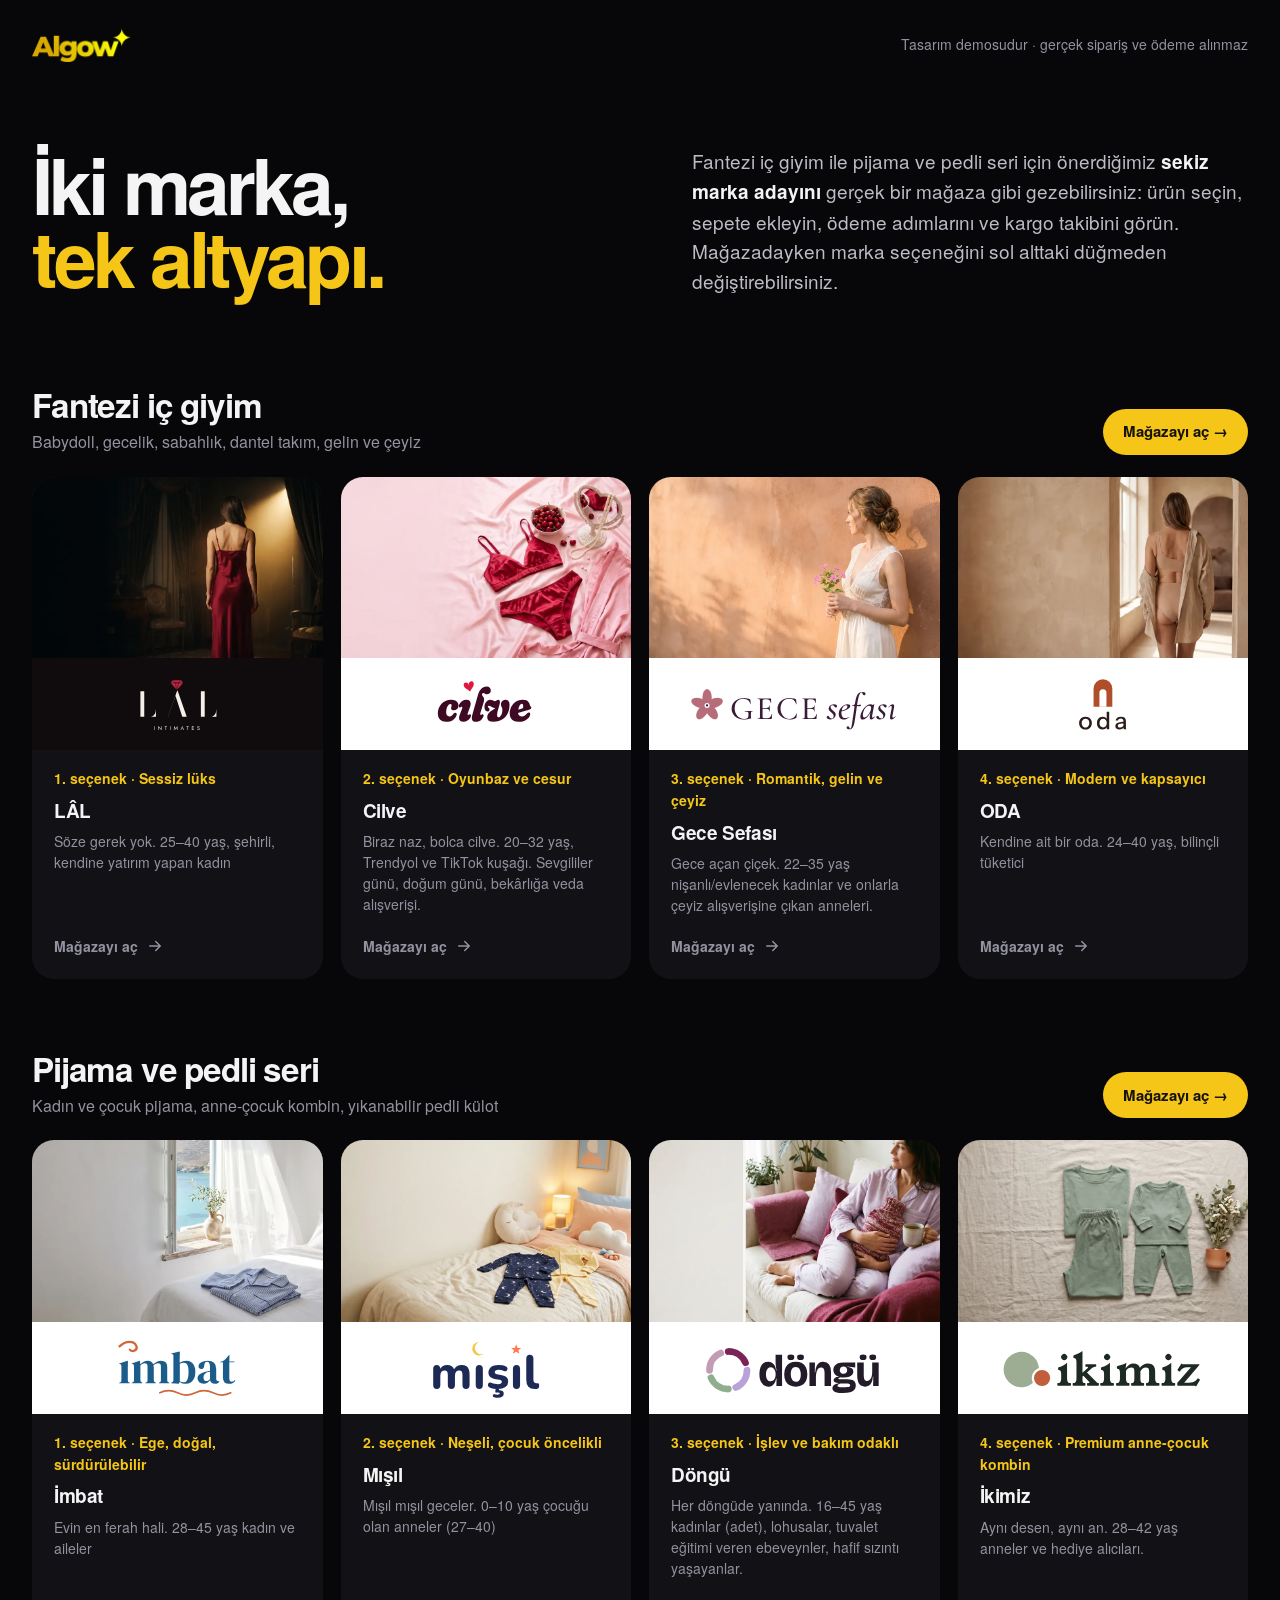
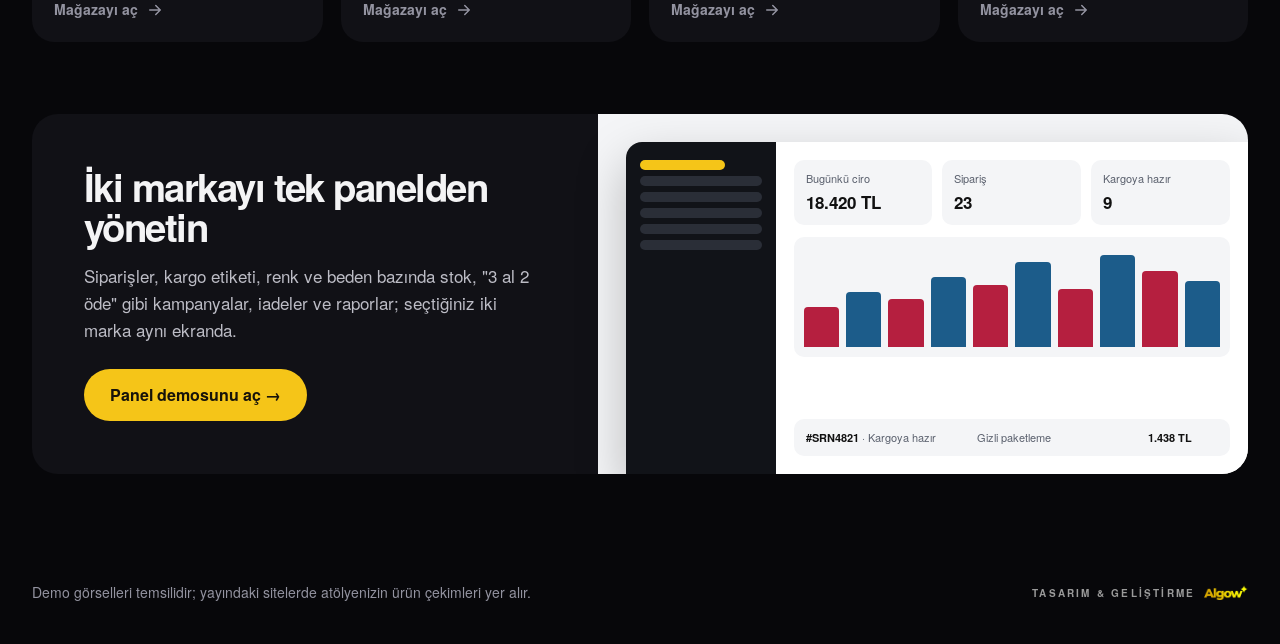
<file: index.html>
<!doctype html>
<html lang="tr">
<head>
<meta charset="utf-8">
<meta name="viewport" content="width=device-width, initial-scale=1, viewport-fit=cover">
<meta name="theme-color" content="#07070A">
<meta name="robots" content="noindex, nofollow">
<title>Demo mağazalar · Algow</title>
<link rel="stylesheet" href="assets/yazi/heros.css">
<style>
:root{--bg:#07070A;--s1:#111116;--s2:#191920;--ink:#F4F4F5;--soft:#BDBDC6;--muted:#9393A0;--gold:#F5C518}
*,*::before,*::after{box-sizing:border-box}
body{margin:0;background:var(--bg);color:var(--ink);font:400 16px/1.55 "Heros",Helvetica,Arial,sans-serif;-webkit-font-smoothing:antialiased}
a{color:inherit;text-decoration:none}
img{display:block;max-width:100%}
.kap{max-width:1360px;margin:0 auto;padding:0 32px}
header{display:flex;justify-content:space-between;align-items:center;gap:20px;padding:28px 0}
header img{height:34px;width:auto}
header span{color:var(--muted);font-size:14px;text-align:right}
.giris{padding:56px 0 20px;display:grid;grid-template-columns:minmax(0,1.1fr) minmax(0,1fr);gap:48px;align-items:end}
h1{font-size:clamp(46px,6vw,96px);line-height:.96;letter-spacing:-.05em;margin:0;font-weight:700}
h1 span{color:var(--gold)}
.giris p{color:var(--soft);font-size:19px;line-height:1.55;margin:0;max-width:560px}
.giris p b{color:var(--ink)}
.bolum{margin-top:72px}
.bolum-bas{display:flex;justify-content:space-between;align-items:flex-end;gap:20px;margin-bottom:22px}
.bolum-bas h2{font-size:clamp(28px,2.6vw,38px);letter-spacing:-.035em;margin:0;line-height:1.1}
.bolum-bas p{color:var(--muted);margin:6px 0 0}
.bolum-bas a{display:inline-flex;align-items:center;gap:8px;height:46px;padding:0 20px;border-radius:999px;background:var(--gold);color:#17130A;font-weight:700;font-size:15px;white-space:nowrap}
.izgara{display:grid;grid-template-columns:repeat(4,minmax(0,1fr));gap:18px}
.marka{background:var(--s1);border-radius:22px;overflow:hidden;display:flex;flex-direction:column;transition:transform .25s cubic-bezier(.2,.8,.2,1),background .25s}
.marka:hover{transform:translateY(-4px);background:var(--s2)}
.marka .foto{position:relative;aspect-ratio:16/10;overflow:hidden;background:var(--s2)}
.marka .foto img{width:100%;height:100%;object-fit:cover;transition:transform .7s cubic-bezier(.2,.7,.2,1)}
.marka:hover .foto img{transform:scale(1.04)}
.marka .logo{height:92px;display:flex;align-items:center;justify-content:center;padding:16px 20px}
.marka .logo svg{height:100%;max-width:86%;width:auto}
.marka .metin{padding:18px 22px 22px;display:flex;flex-direction:column;gap:6px;flex:1}
.marka .metin b{font-size:19px;letter-spacing:-.02em}
.marka .metin em{font-style:normal;color:var(--gold);font-weight:700;font-size:14px}
.marka .metin span{color:var(--muted);font-size:14px;line-height:1.5}
.marka .ac{margin-top:auto;padding-top:14px;display:flex;align-items:center;gap:8px;font-weight:700;font-size:15px}
.marka .ac svg{width:18px;height:18px;transition:transform .2s}
.marka:hover .ac svg{transform:translateX(4px)}
.panel{display:grid;grid-template-columns:minmax(0,1fr) minmax(0,1.15fr);gap:0;background:var(--s1);border-radius:26px;overflow:hidden;margin-top:72px}
.panel .m{padding:48px 52px;display:flex;flex-direction:column;justify-content:center;align-items:flex-start}
.panel h2{font-size:clamp(30px,3vw,44px);letter-spacing:-.04em;margin:0 0 14px;line-height:1.05}
.panel p{color:var(--soft);font-size:17px;line-height:1.6;margin:0 0 26px;max-width:480px}
.panel .dugme{display:inline-flex;align-items:center;gap:10px;height:52px;padding:0 26px;border-radius:999px;background:var(--gold);color:#17130A;font-weight:700}
.panel .ekran{background:#F4F5F7;padding:28px 0 0 28px;display:flex;align-items:flex-end;min-height:360px}
.panel .ekran-ic{width:100%;height:100%;background:#fff;border-radius:16px 0 0 0;box-shadow:0 20px 50px rgb(0 0 0 / .25);display:grid;grid-template-columns:150px 1fr;overflow:hidden}
.panel .yan{background:#111318;padding:18px 14px;display:flex;flex-direction:column;gap:6px}
.panel .yan i{display:block;height:10px;border-radius:5px;background:#2A2E37}
.panel .yan i.on{background:var(--gold);width:70%}
.panel .govde{padding:18px;display:grid;grid-template-rows:auto 1fr auto;gap:12px;color:#111}
.panel .kpi{display:grid;grid-template-columns:repeat(3,1fr);gap:10px}
.panel .kpi div{background:#F4F5F7;border-radius:10px;padding:10px 12px;font-size:11px;color:#5B616E}
.panel .kpi b{display:block;font-size:17px;color:#111;margin-top:2px}
.panel .cubuk{display:flex;align-items:flex-end;gap:7px;height:120px;padding:10px;background:#F4F5F7;border-radius:10px}
.panel .cubuk span{flex:1;border-radius:4px 4px 0 0;background:#1C5C8A}
.panel .cubuk span:nth-child(odd){background:#B51F3F}
.panel .satir{display:grid;grid-template-columns:1fr 1fr 70px;gap:8px;font-size:11px;color:#5B616E;background:#F4F5F7;border-radius:10px;padding:10px 12px}
.panel .satir b{color:#111}
footer{margin-top:80px;padding:28px 0 40px;display:flex;justify-content:space-between;align-items:center;gap:20px;flex-wrap:wrap;color:var(--muted);font-size:14px}
.algow-credit{display:inline-flex;align-items:center;gap:9px;font:700 10px/1 "Heros",Helvetica,Arial,sans-serif;letter-spacing:.22em;text-transform:uppercase;color:#9a9a9a;text-decoration:none}
.algow-credit img{height:15px;width:auto;display:block}
@media (max-width:1100px){.izgara{grid-template-columns:repeat(2,minmax(0,1fr))}.giris{grid-template-columns:1fr;gap:20px}.panel{grid-template-columns:1fr}.panel .ekran{min-height:280px}}
@media (max-width:640px){.kap{padding:0 16px}.izgara{grid-template-columns:1fr}.bolum-bas{flex-direction:column;align-items:flex-start}header span{display:none}.panel .m{padding:32px 24px}.panel .ekran-ic{grid-template-columns:90px 1fr}}
</style>
</head>
<body>
<div class="kap">
  <header><a href="https://algow.net" target="_blank" rel="noopener"><img src="assets/img/algow-wordmark.webp" alt="Algow"></a><span>Tasarım demosudur · gerçek sipariş ve ödeme alınmaz</span></header>
  <section class="giris">
    <h1>İki marka,<br><span>tek altyapı.</span></h1>
    <p>Fantezi iç giyim ile pijama ve pedli seri için önerdiğimiz <b>sekiz marka adayını</b> gerçek bir mağaza gibi gezebilirsiniz: ürün seçin, sepete ekleyin, ödeme adımlarını ve kargo takibini görün. Mağazadayken marka seçeneğini sol alttaki düğmeden değiştirebilirsiniz.</p>
  </section>

  <section class="bolum">
    <div class="bolum-bas"><div><h2>Fantezi iç giyim</h2><p>Babydoll, gecelik, sabahlık, dantel takım, gelin ve çeyiz</p></div><a href="ic-giyim/">Mağazayı aç →</a></div>
    <div class="izgara" id="grup-a"></div>
  </section>

  <section class="bolum">
    <div class="bolum-bas"><div><h2>Pijama ve pedli seri</h2><p>Kadın ve çocuk pijama, anne-çocuk kombin, yıkanabilir pedli külot</p></div><a href="pijama/">Mağazayı aç →</a></div>
    <div class="izgara" id="grup-b"></div>
  </section>

  <section class="panel">
    <div class="m">
      <h2>İki markayı tek panelden yönetin</h2>
      <p>Siparişler, kargo etiketi, renk ve beden bazında stok, "3 al 2 öde" gibi kampanyalar, iadeler ve raporlar; seçtiğiniz iki marka aynı ekranda.</p>
      <a class="dugme" id="panel-link" href="panel/">Panel demosunu aç →</a>
    </div>
    <div class="ekran" aria-hidden="true"><div class="ekran-ic">
      <div class="yan"><i class="on"></i><i></i><i></i><i></i><i></i><i></i></div>
      <div class="govde">
        <div class="kpi"><div>Bugünkü ciro<b>18.420 TL</b></div><div>Sipariş<b>23</b></div><div>Kargoya hazır<b>9</b></div></div>
        <div class="cubuk"><span style="height:40%"></span><span style="height:55%"></span><span style="height:48%"></span><span style="height:70%"></span><span style="height:62%"></span><span style="height:85%"></span><span style="height:58%"></span><span style="height:92%"></span><span style="height:76%"></span><span style="height:66%"></span></div>
        <div class="satir"><span><b>#SRN4821</b> · Kargoya hazır</span><span>Gizli paketleme</span><b>1.438 TL</b></div>
      </div>
    </div></div>
  </section>

  <footer>
    <span>Demo görselleri temsilidir; yayındaki sitelerde atölyenizin ürün çekimleri yer alır.</span>
    <a class="algow-credit" href="https://algow.net" target="_blank" rel="noopener" aria-label="Algow tarafından tasarlandı ve geliştirildi"><span>Tasarım &amp; Geliştirme</span><img src="assets/img/algow-wordmark.webp" alt="Algow" width="58" height="20" loading="lazy" decoding="async"></a>
  </footer>
</div>
<script src="assets/veri/mert-markalar.js"></script>
<script src="assets/veri/logolar.js"></script>
<script src="assets/veri/temalar.js"></script>
<script>
(() => {
  const esc = (s) => String(s).replace(/[&<>"']/g, (c) => ({ '&': '&amp;', '<': '&lt;', '>': '&gt;', '"': '&quot;', "'": '&#39;' }[c]));
  const ok = '<svg viewBox="0 0 24 24" fill="none" stroke="currentColor" stroke-width="2" stroke-linecap="round" stroke-linejoin="round" aria-hidden="true"><path d="M5 12h14M13 6l6 6-6 6"/></svg>';
  for (const g of ['A', 'B']) {
    const yol = g === 'A' ? 'ic-giyim' : 'pijama';
    document.getElementById(`grup-${g.toLowerCase()}`).innerHTML = MERT_MARKALAR.filter((m) => m.grup === g).sort((a, b) => a.no - b.no).map((m) => {
      const t = TEMALAR[m.id];
      const v = `--logo-ink:${t.logo.ink};--logo-a:${t.logo.a};--logo-a2:${t.logo.a2 || t.logo.a};--logo-a3:${t.logo.a3 || t.logo.a2 || t.logo.a};--logo-bg:${t.renk.bg};background:${t.renk.bg}`;
      return `<a class="marka" href="${yol}/?marka=${m.id}">
        <div class="foto"><img src="assets/img/hero/${m.id}-m.webp" alt="" loading="lazy" style="object-position:${m.hero.pos}"></div>
        <div class="logo" style="${v}">${LOGOLAR[m.id]}</div>
        <div class="metin"><em>${m.no}. seçenek · ${esc(m.yaklasim)}</em><b>${esc(m.ad)}</b><span>${esc(m.slogan)} ${esc(m.kitle.split(';')[0])}</span><span class="ac">Mağazayı aç ${ok}</span></div>
      </a>`;
    }).join('');
  }
  try {
    const a = localStorage.getItem('srn-marka-A') || 'lal', b = localStorage.getItem('srn-marka-B') || 'imbat';
    document.getElementById('panel-link').href = `panel/?a=${a}&b=${b}`;
  } catch { /* gizli pencere */ }
})();
</script>
</body>
</html>
</file>
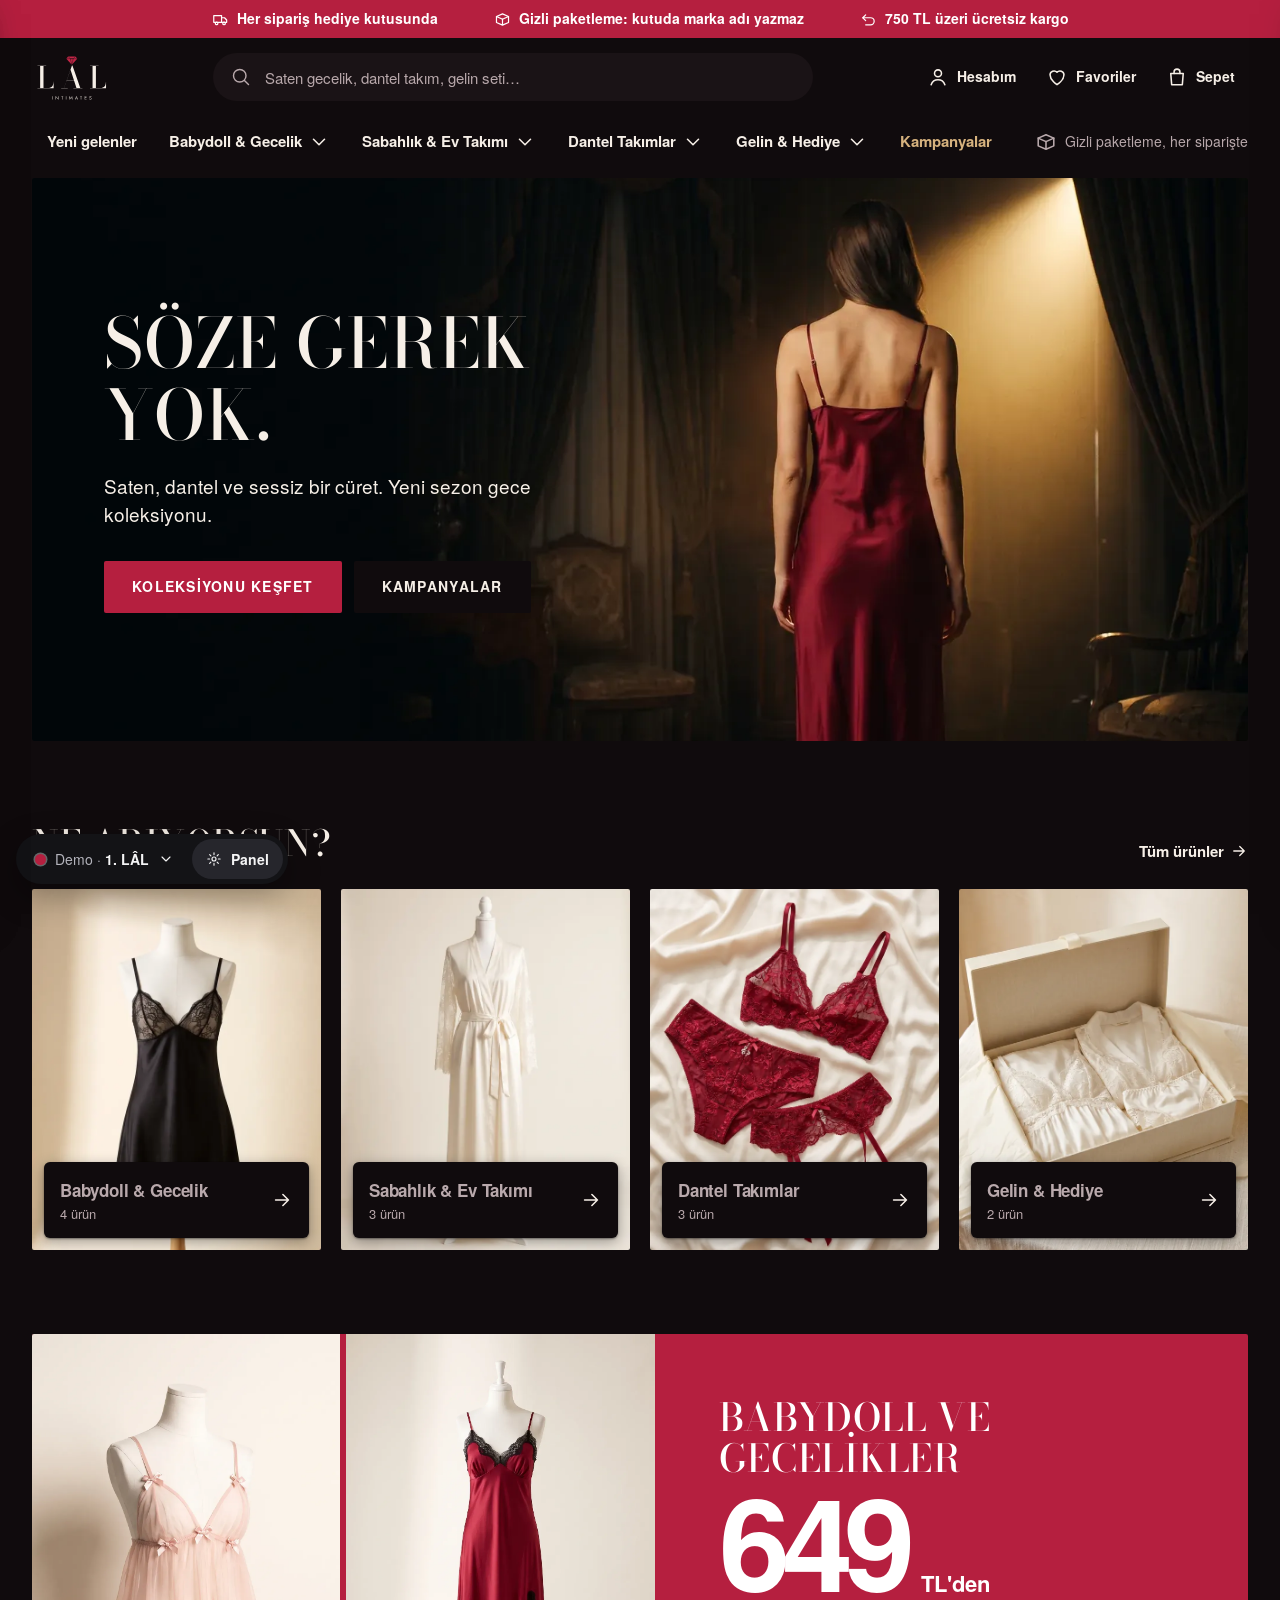
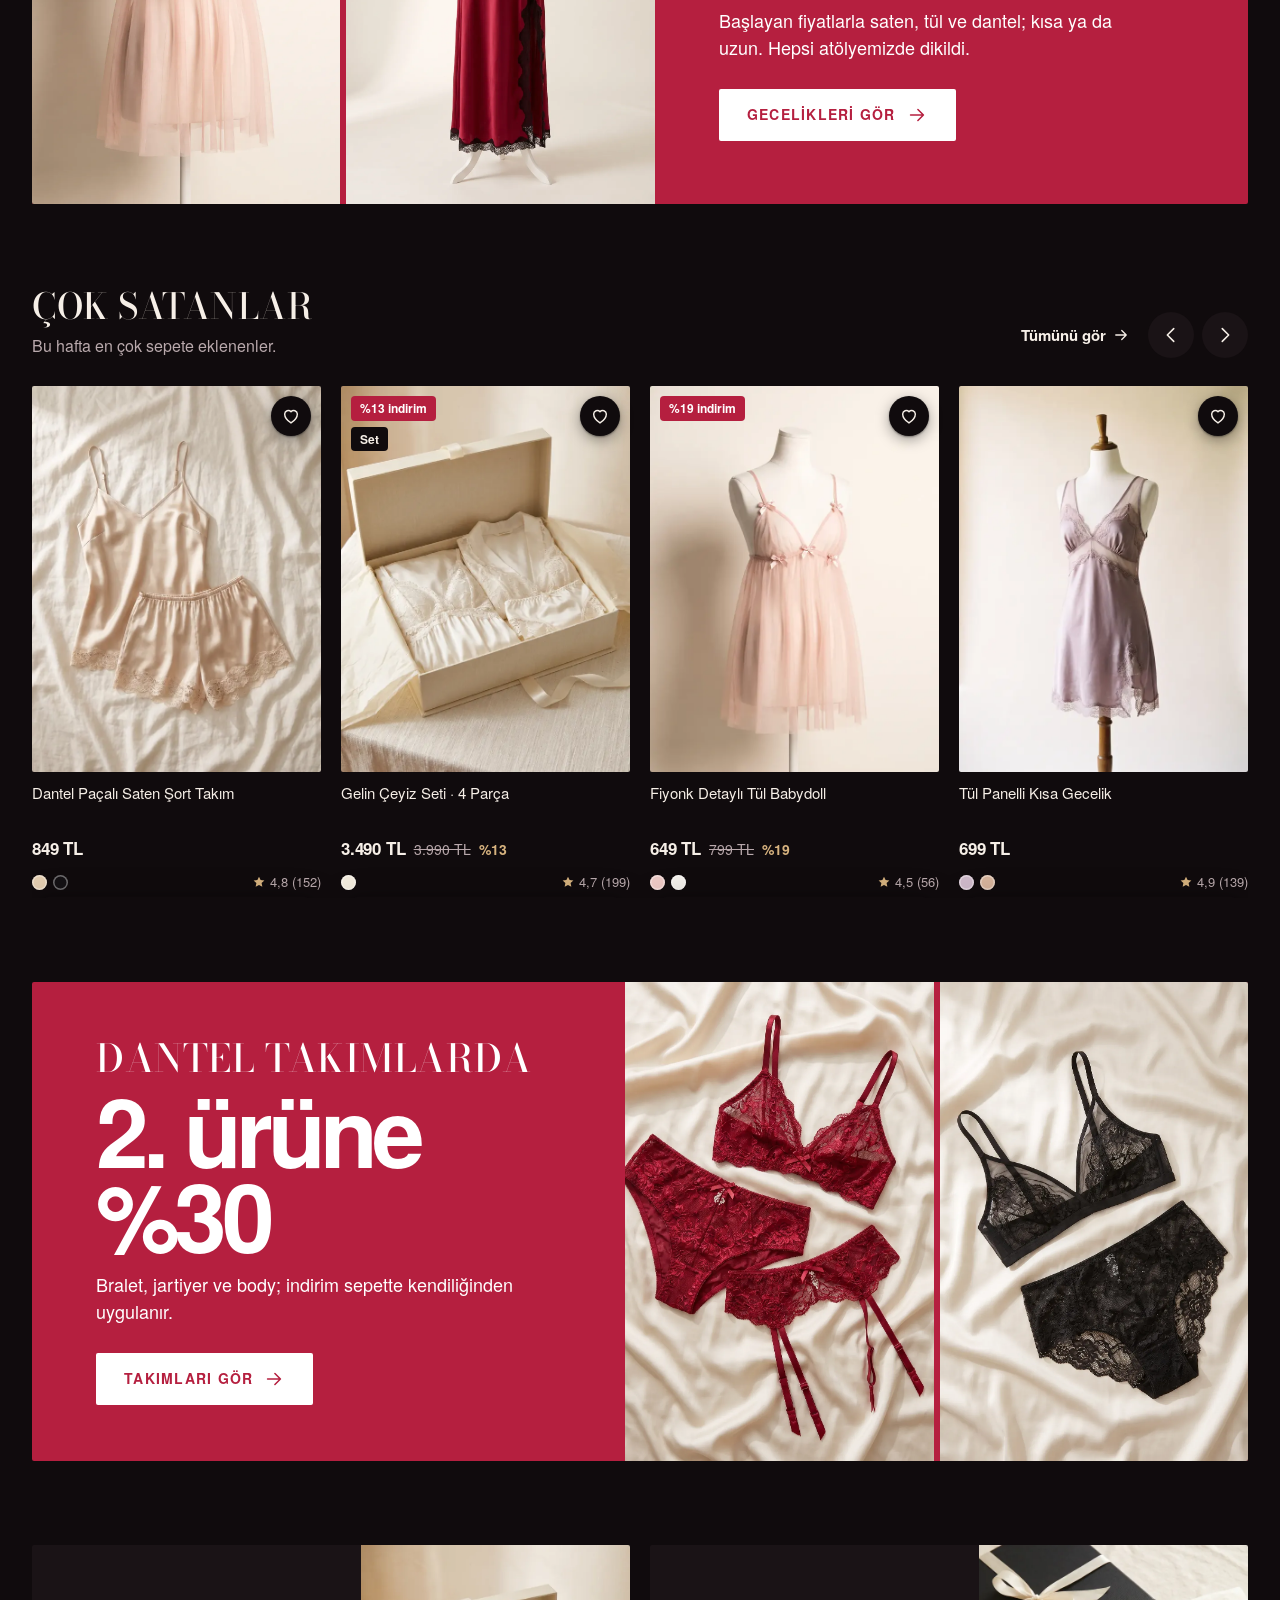
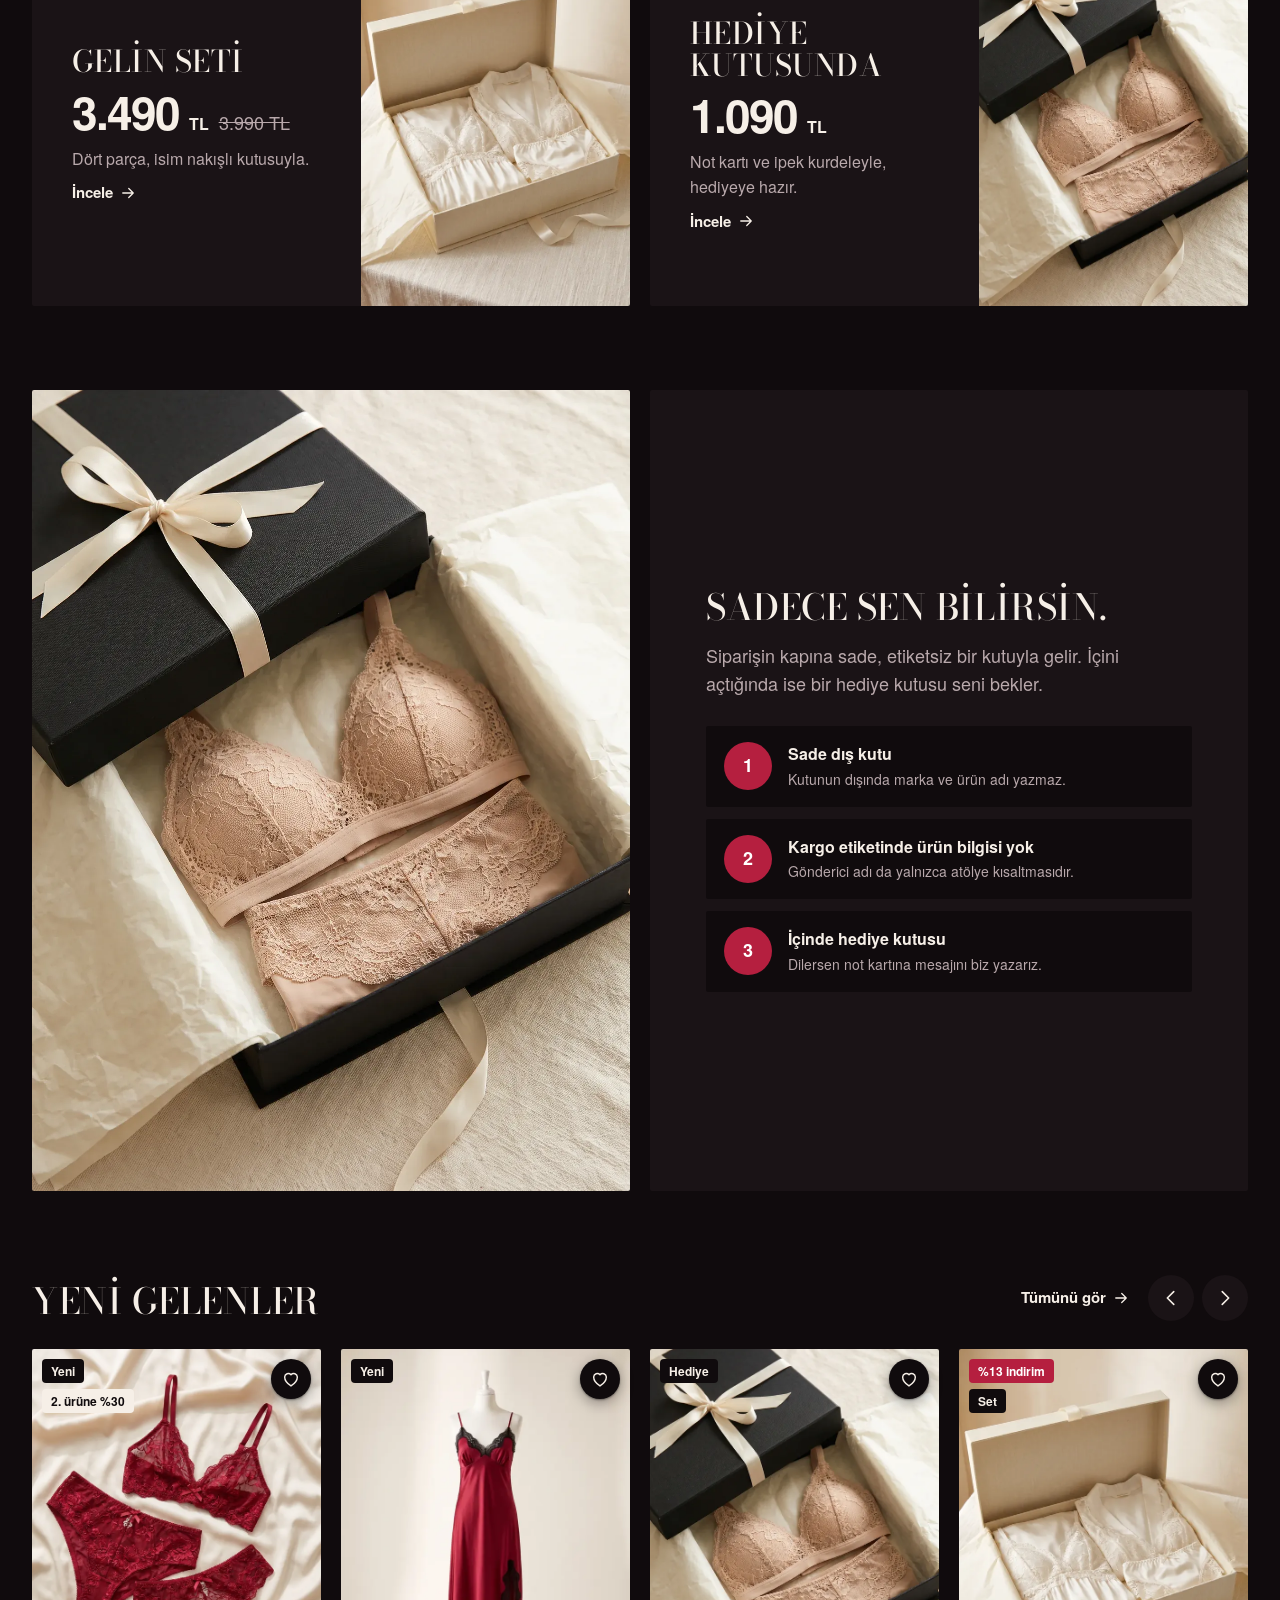
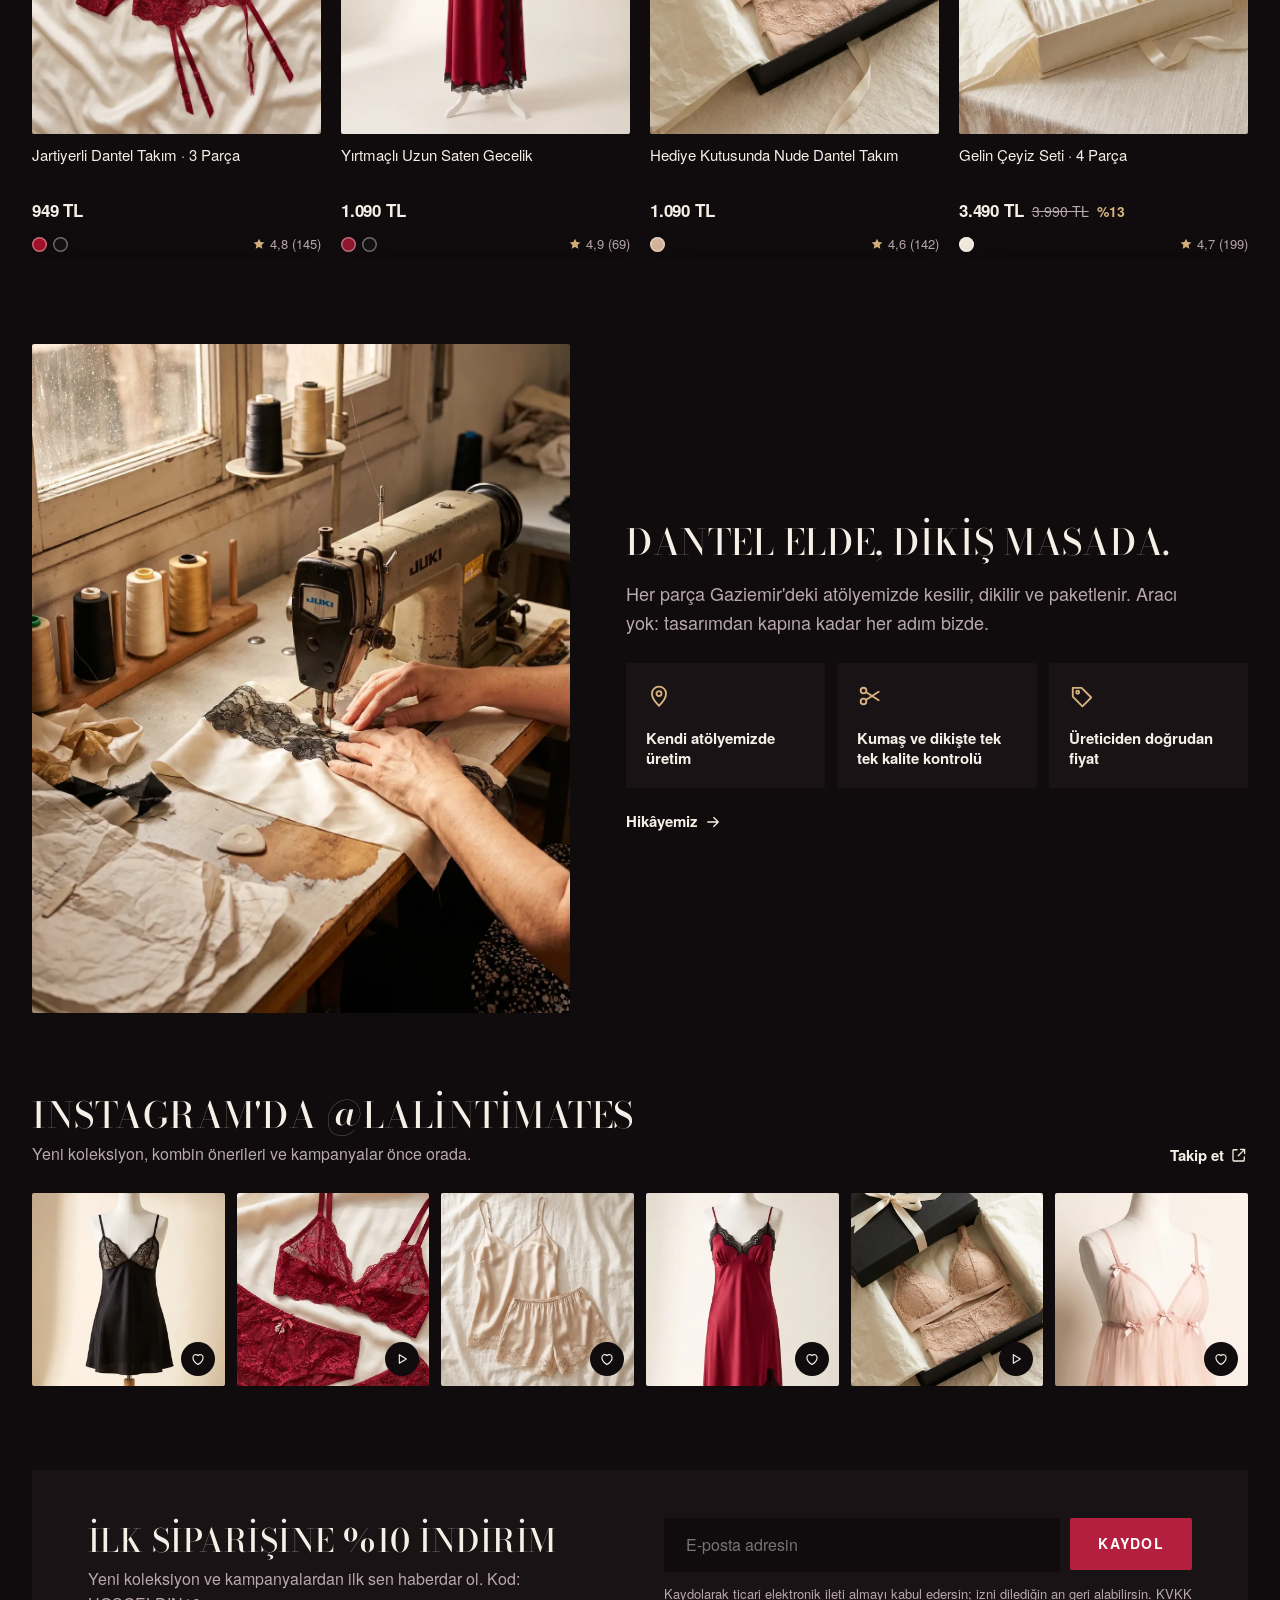
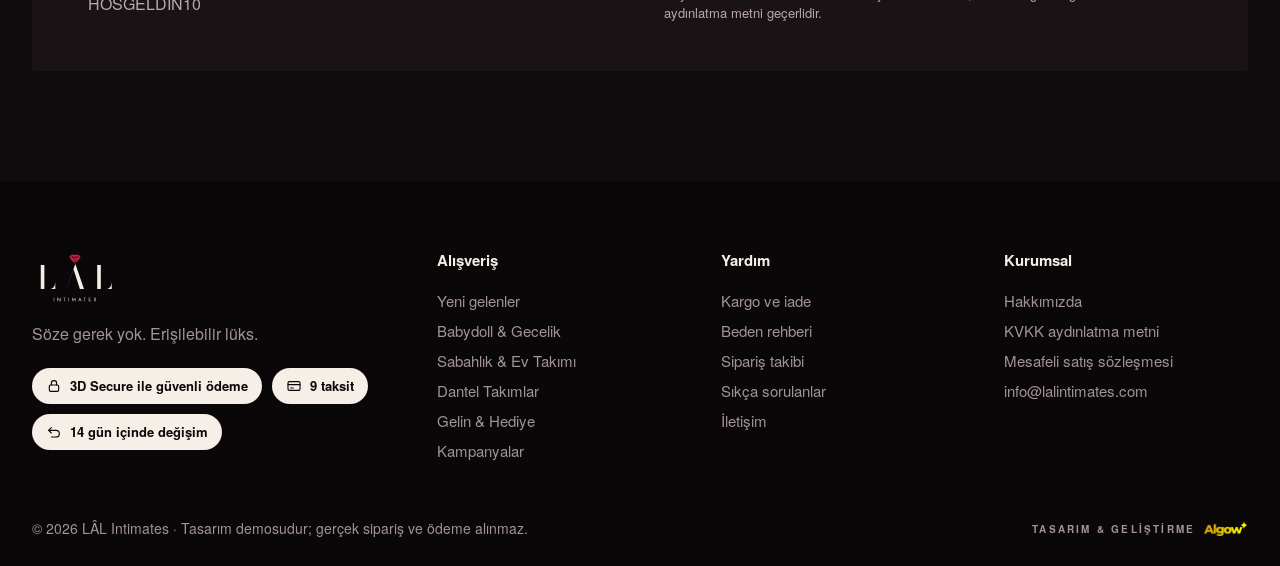
<file: ic-giyim/index.html>
<!doctype html>
<html lang="tr">
<head>
<meta charset="utf-8">
<meta name="viewport" content="width=device-width, initial-scale=1, viewport-fit=cover">
<meta name="theme-color" content="#ffffff">
<meta name="robots" content="noindex, nofollow">
<title>Demo mağaza</title>
<link rel="preconnect" href="https://fonts.googleapis.com">
<link rel="preconnect" href="https://fonts.gstatic.com" crossorigin>
<link rel="stylesheet" href="../assets/yazi/heros.css">
<link rel="stylesheet" href="../assets/magaza.css">
</head>
<body>
<script src="../assets/veri/mert-markalar.js"></script>
<script src="../assets/veri/logolar.js"></script>
<script src="../assets/veri/temalar.js"></script>
<script src="../assets/veri/katalog-a.js"></script>
<script src="../assets/magaza.js"></script>
</body>
</html>
</file>
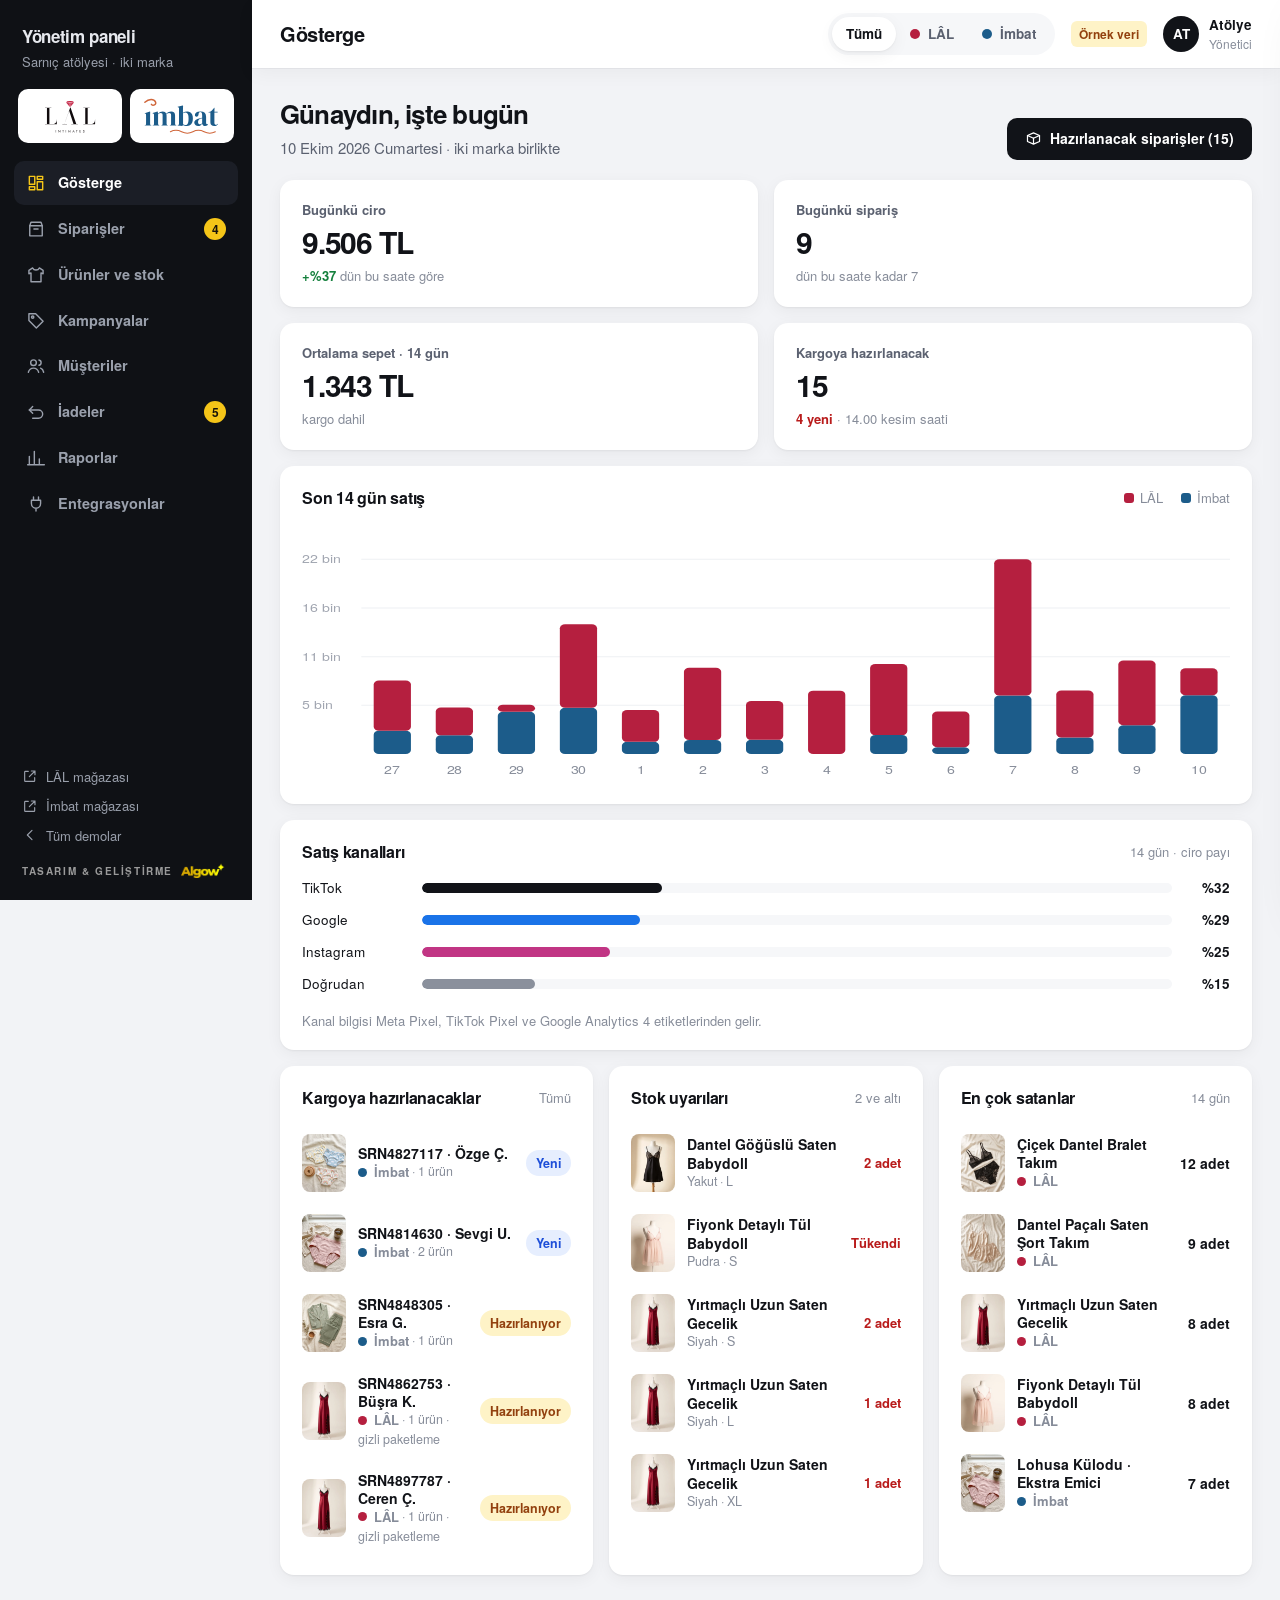
<file: panel/index.html>
<!doctype html>
<html lang="tr">
<head>
<meta charset="utf-8">
<meta name="viewport" content="width=device-width, initial-scale=1, viewport-fit=cover">
<meta name="theme-color" content="#0F1115">
<meta name="robots" content="noindex, nofollow">
<title>Yönetim paneli · demo</title>
<link rel="stylesheet" href="../assets/yazi/heros.css">
<link rel="stylesheet" href="../assets/panel.css">
</head>
<body>
<script src="../assets/veri/mert-markalar.js"></script>
<script src="../assets/veri/logolar.js"></script>
<script src="../assets/veri/temalar.js"></script>
<script src="../assets/veri/katalog-a.js"></script>
<script>window.KATALOG_A = window.KATALOG;</script>
<script src="../assets/veri/katalog-b.js"></script>
<script>window.KATALOG_B = window.KATALOG;</script>
<script src="../assets/panel.js"></script>
</body>
</html>
</file>
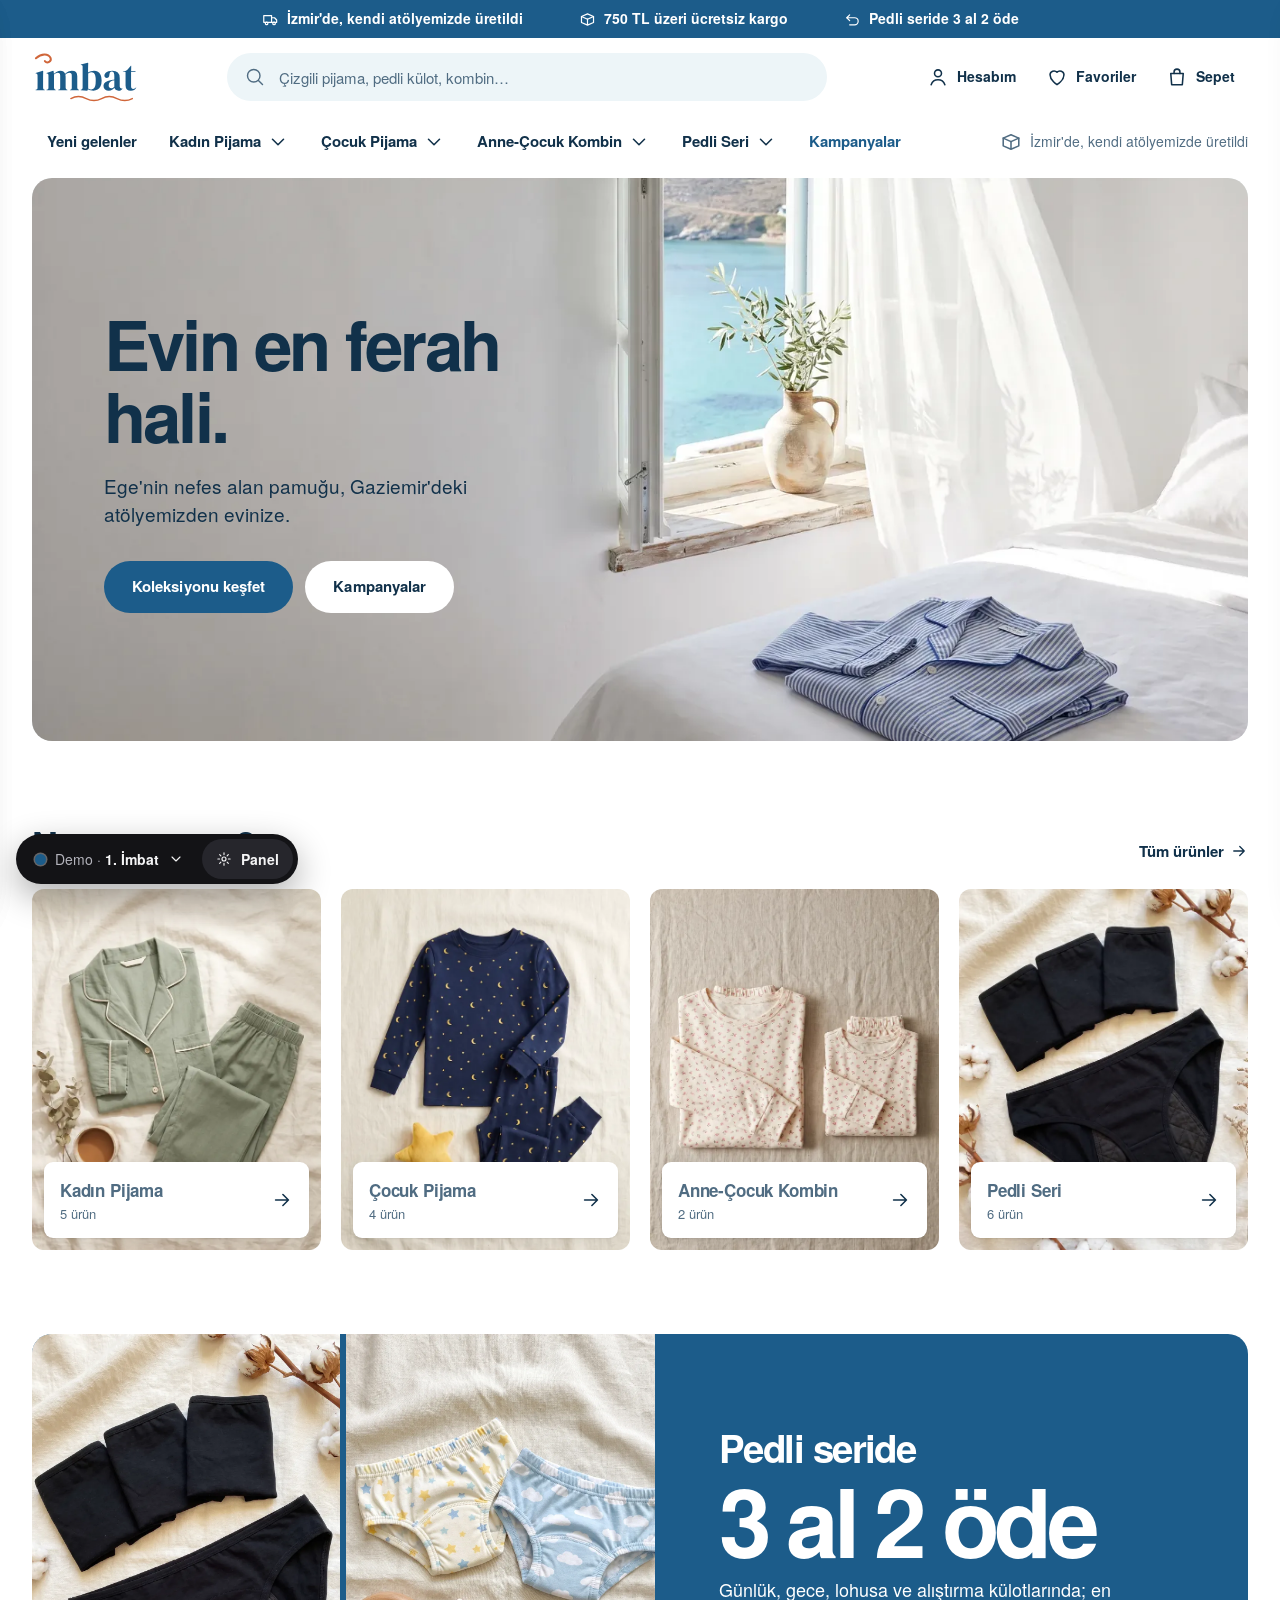
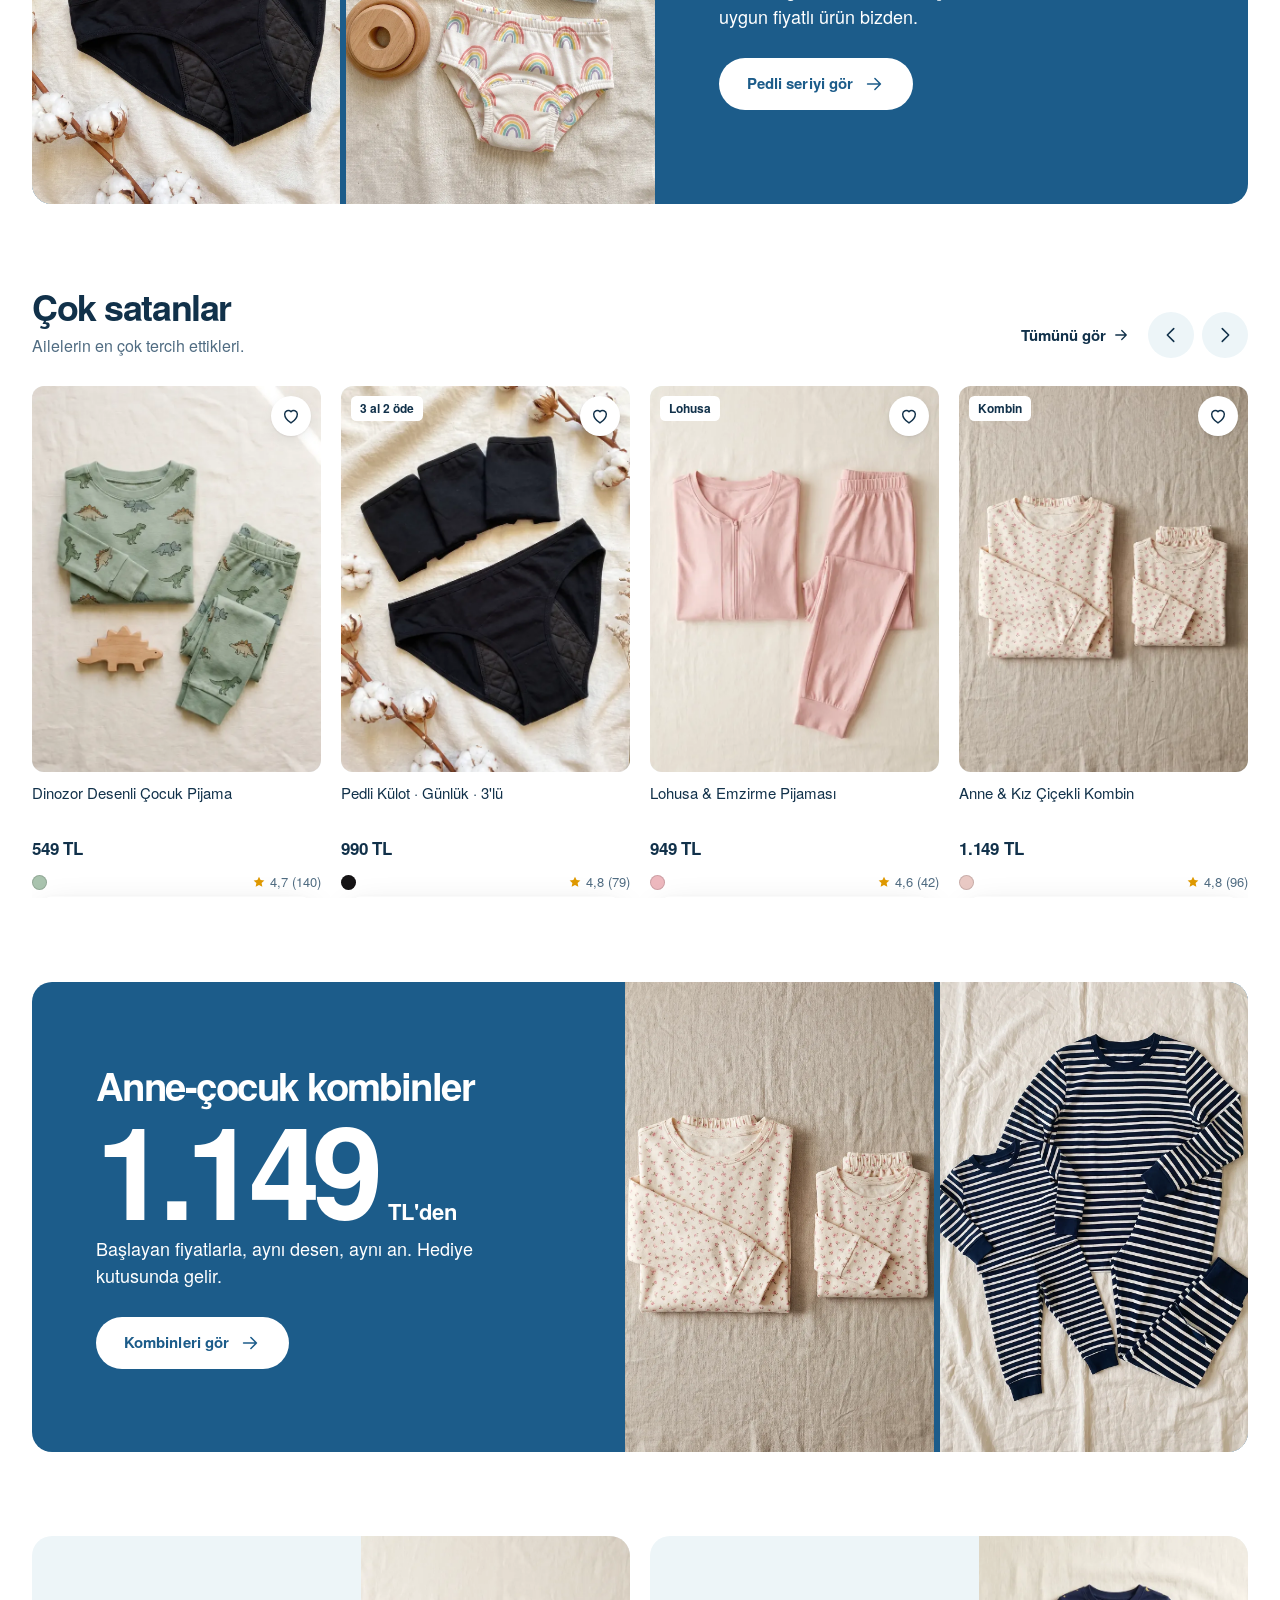
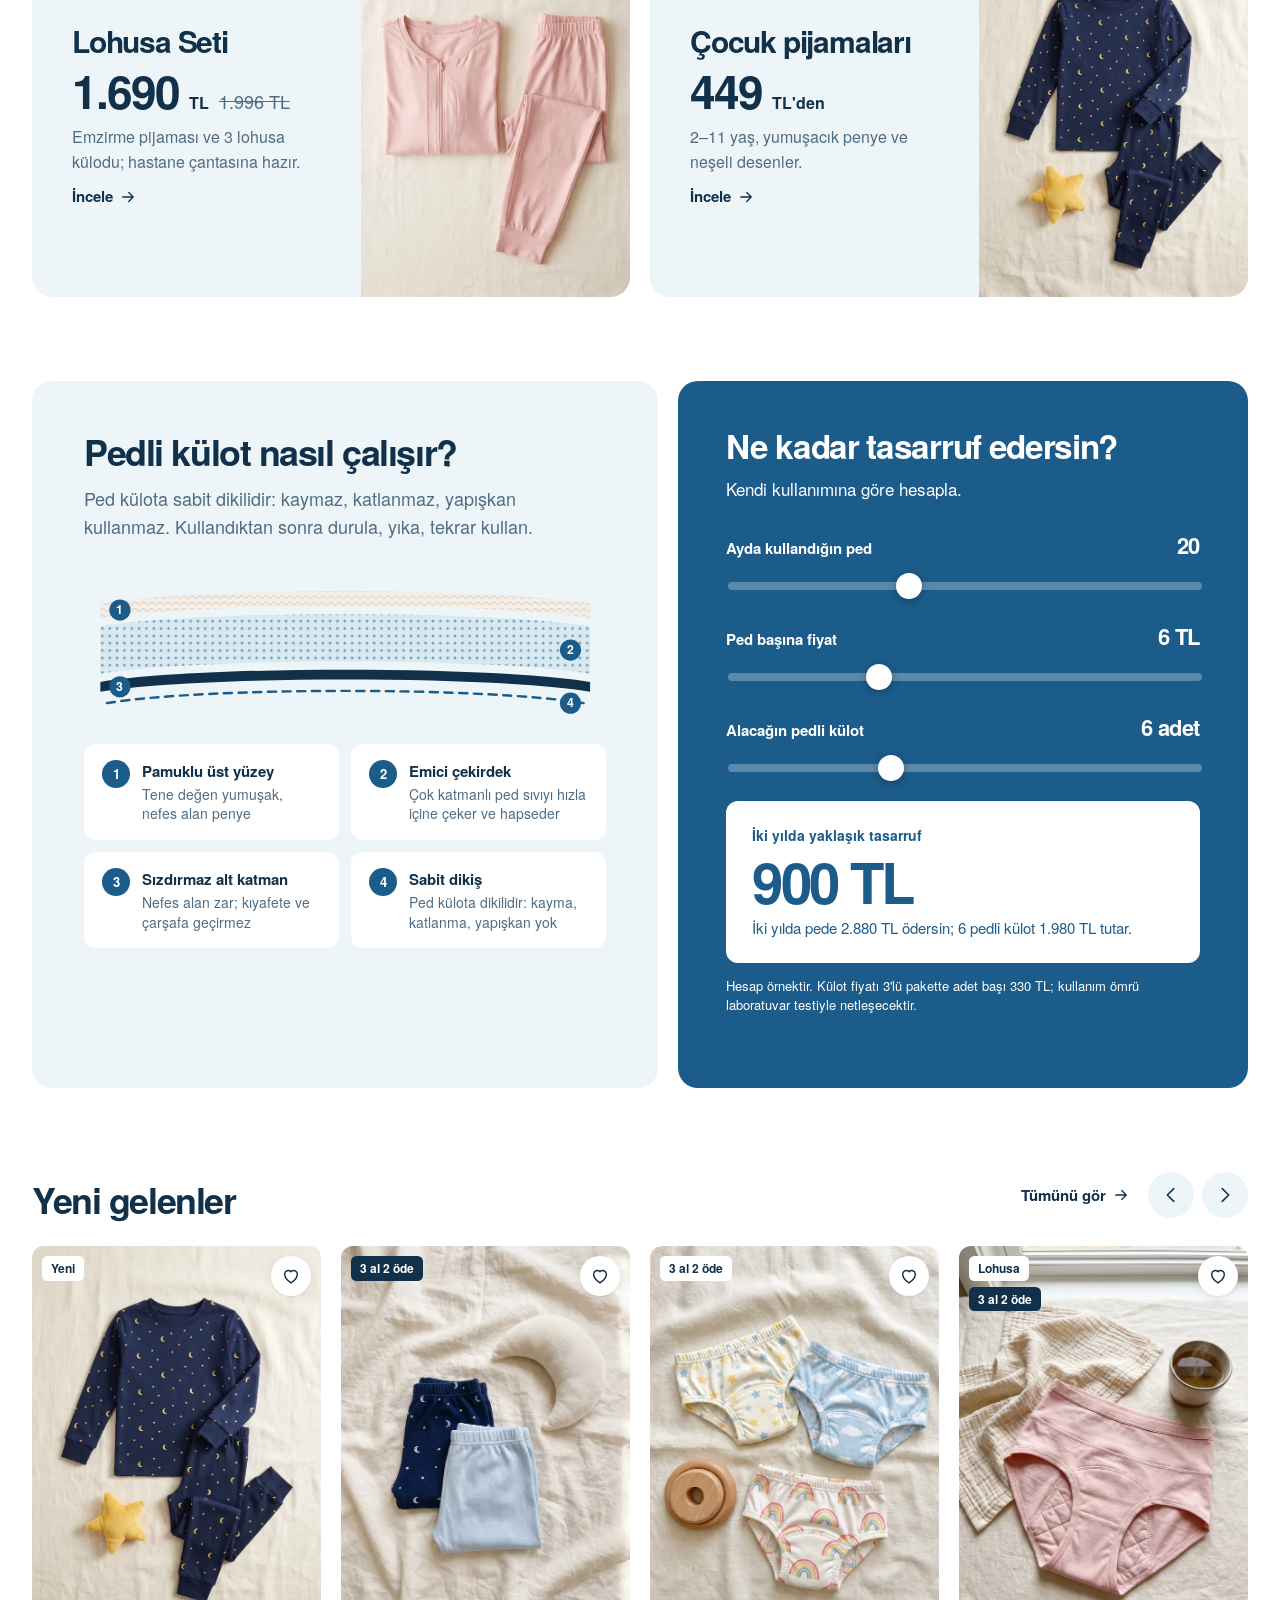
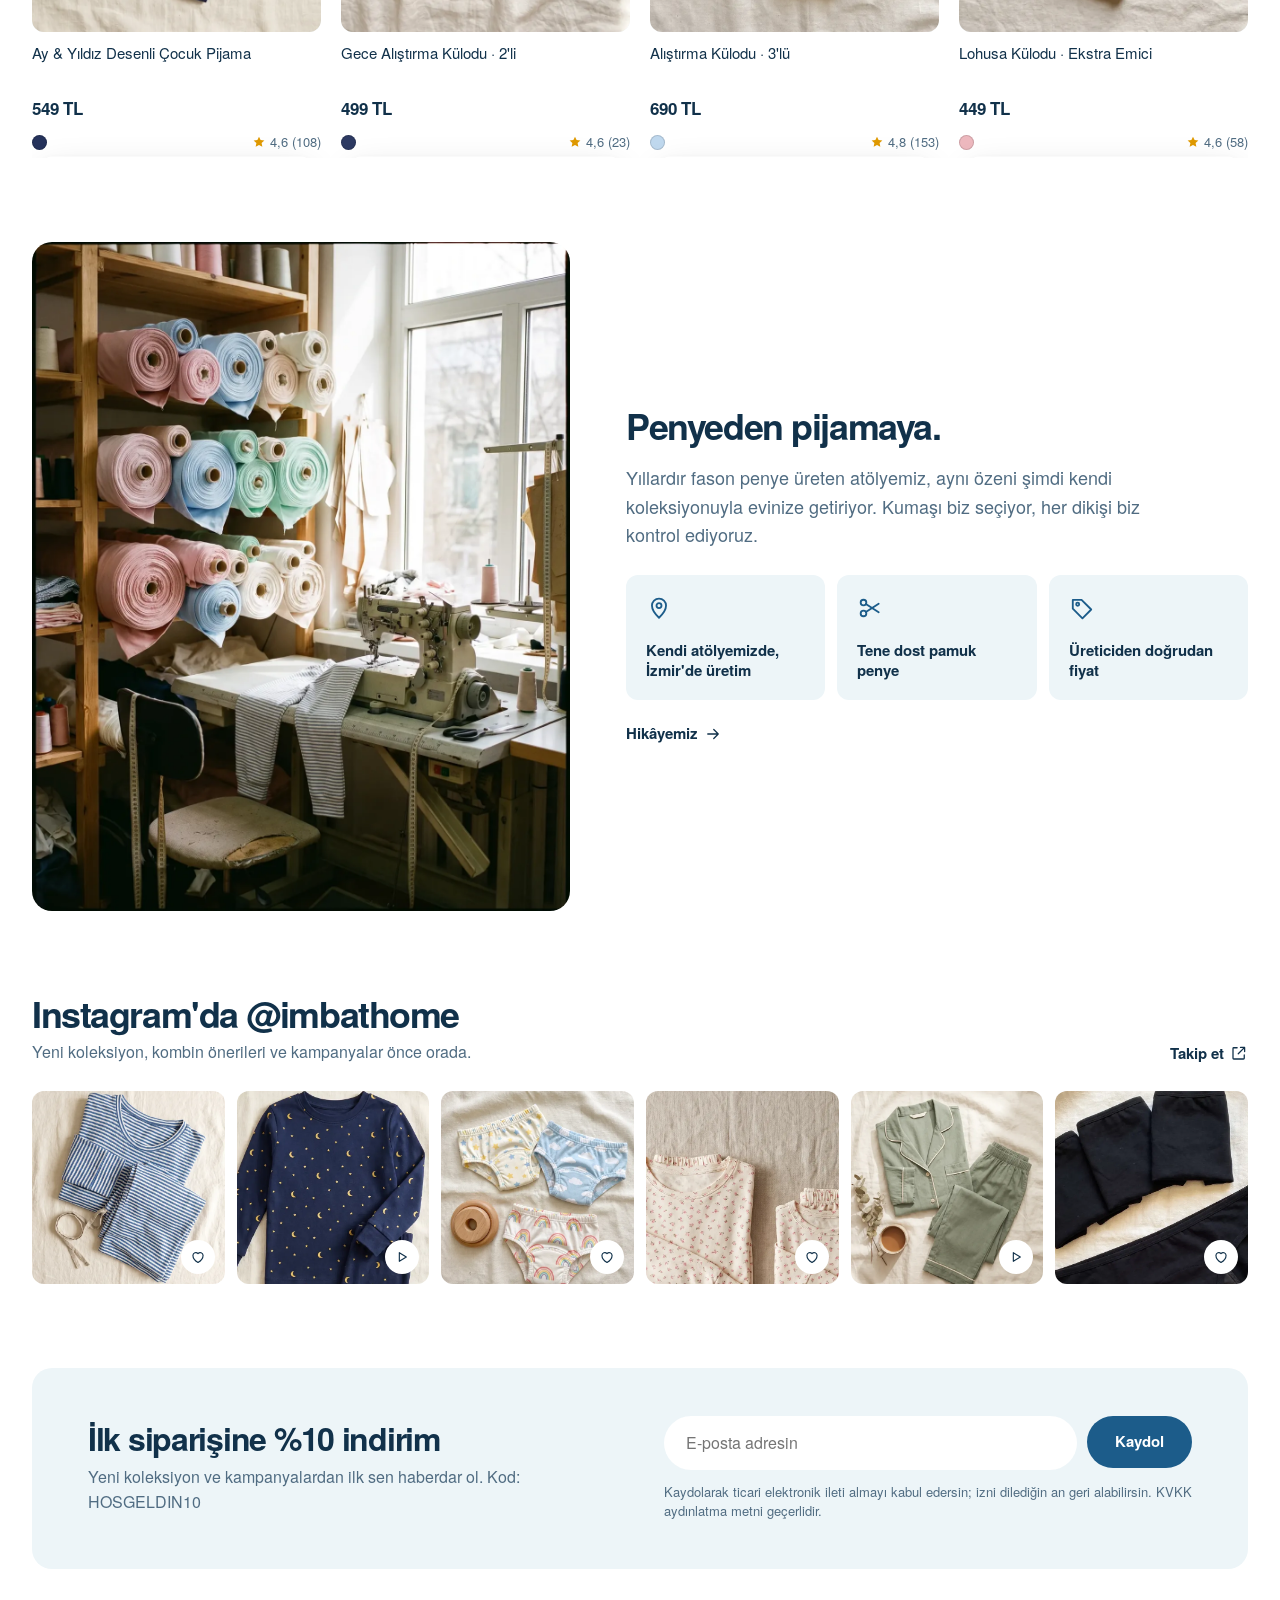
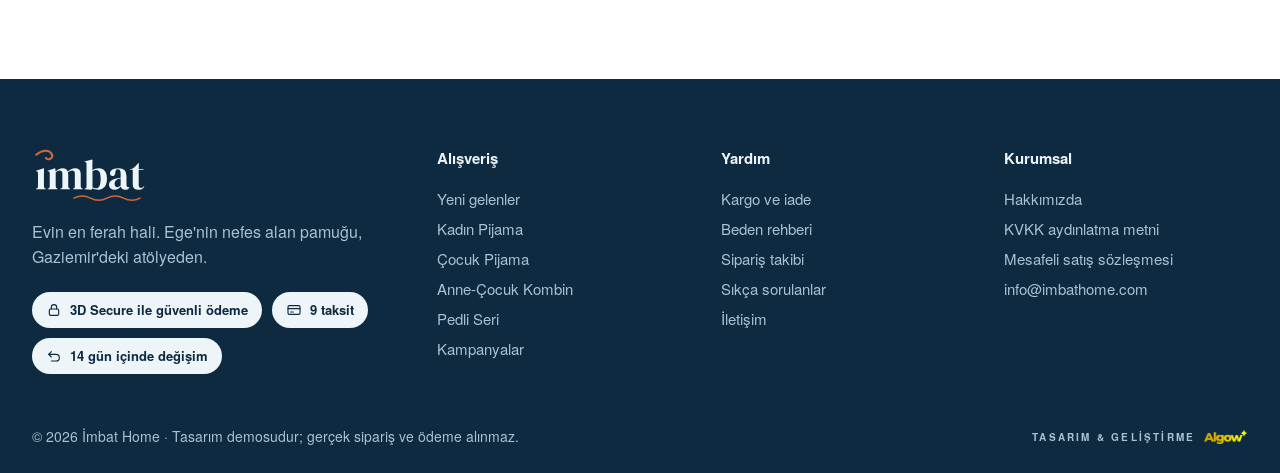
<file: pijama/index.html>
<!doctype html>
<html lang="tr">
<head>
<meta charset="utf-8">
<meta name="viewport" content="width=device-width, initial-scale=1, viewport-fit=cover">
<meta name="theme-color" content="#ffffff">
<meta name="robots" content="noindex, nofollow">
<title>Demo mağaza</title>
<link rel="preconnect" href="https://fonts.googleapis.com">
<link rel="preconnect" href="https://fonts.gstatic.com" crossorigin>
<link rel="stylesheet" href="../assets/yazi/heros.css">
<link rel="stylesheet" href="../assets/magaza.css">
</head>
<body>
<script src="../assets/veri/mert-markalar.js"></script>
<script src="../assets/veri/logolar.js"></script>
<script src="../assets/veri/temalar.js"></script>
<script src="../assets/veri/katalog-b.js"></script>
<script src="../assets/magaza.js"></script>
</body>
</html>
</file>
<file: assets/yazi/heros.css>
/* TeX Gyre Heros (Helvetica ölçülerinde, GUST lisansı) — Latin + Türkçe alt küme, gömülü: dosya:// ile de yüklenir */
@font-face{font-family:"Heros";src:url([data-uri]) format("woff2");font-weight:400;font-style:normal;font-display:swap}
@font-face{font-family:"Heros";src:url([data-uri]) format("woff2");font-weight:700;font-style:normal;font-display:swap}
</file>
<file: assets/magaza.css>
/* Sarnıç Tekstil · demo mağaza — tek stil dosyası, 8 marka teması CSS değişkenleriyle (magaza.js yazar) */
/* Yazı tipi: yazi/heros.css (gömülü) */

:root{
  --bg:#fff;--yuzey:#f5f5f5;--yuzey2:#e8e8e8;--ink:#141414;--ink2:#5f5f5f;
  --vurgu:#141414;--vurgu-ink:#fff;--vurgu-metin:#141414;--vurgu2:#999;--kampanya:#141414;--kampanya-ink:#fff;
  --alt:#141414;--alt-ink:#fff;--alt-ink2:#bbb;--hero-ink:#141414;--yildiz:#E09A00;
  --r:12px;--r-buyuk:20px;--r-dugme:999px;
  --f-ui:"Heros",Helvetica,Arial,sans-serif;--f-baslik:var(--f-ui);--w-baslik:700;--t-baslik:-.04em;
  --golge-1:0 1px 2px rgb(15 10 12 / .06),0 4px 14px rgb(15 10 12 / .07);
  --golge-2:0 14px 36px rgb(15 10 12 / .14),0 3px 10px rgb(15 10 12 / .07);
  --ust-h:164px;
}
html[data-koyu="1"]{--golge-1:0 1px 2px rgb(0 0 0 / .4),0 4px 14px rgb(0 0 0 / .35);--golge-2:0 14px 36px rgb(0 0 0 / .55),0 3px 10px rgb(0 0 0 / .4);color-scheme:dark}
*,*::before,*::after{box-sizing:border-box}
html{-webkit-text-size-adjust:100%}
body{margin:0;background:var(--bg);color:var(--ink);font:400 16px/1.55 var(--f-ui);-webkit-font-smoothing:antialiased;text-rendering:optimizeLegibility;overflow-x:hidden}
body.kilitli{overflow:hidden}
img{display:block;max-width:100%}
a{color:inherit;text-decoration:none}
button{font:inherit;color:inherit;background:none;border:0;padding:0;cursor:pointer;-webkit-tap-highlight-color:transparent}
input,select,textarea{font:inherit;color:inherit}
h1,h2,h3,h4,p,ul,ol,figure{margin:0}
ul,ol{padding:0;list-style:none}
:focus-visible{outline:2.5px solid var(--vurgu-metin);outline-offset:2px}
svg.i{width:22px;height:22px;fill:none;stroke:currentColor;stroke-width:1.7;stroke-linecap:round;stroke-linejoin:round;flex:none}
.kap{width:100%;max-width:1360px;margin:0 auto;padding:0 32px}
.gizli{display:none!important}
.sr{position:absolute!important;width:1px;height:1px;overflow:hidden;clip:rect(0 0 0 0);white-space:nowrap}
#sayfa{min-height:60vh}
body.gecis #sayfa{animation:belir .35s ease both}
@keyframes belir{from{opacity:0}to{opacity:1}}

/* ── Yazı ─────────────────────────────────────────── */
.baslik{font-family:var(--f-baslik);font-weight:var(--w-baslik);letter-spacing:var(--t-baslik);line-height:1.05}
html[data-buyuk="1"] .baslik{text-transform:uppercase;letter-spacing:.015em}
.b1{font-size:clamp(40px,5vw,74px)}
.b2{font-size:clamp(28px,2.8vw,40px)}
.b3{font-size:clamp(22px,1.9vw,28px)}
.ince{color:var(--ink2)}

/* ── Düğmeler ─────────────────────────────────────── */
.dugme{display:inline-flex;align-items:center;justify-content:center;gap:10px;height:52px;padding:0 28px;border-radius:var(--r-dugme);
  background:var(--vurgu);color:var(--vurgu-ink);font-weight:700;font-size:15px;letter-spacing:.005em;white-space:nowrap;transition:filter .2s,transform .15s,background .2s}
html[data-dugme-buyuk="1"] .dugme{text-transform:uppercase;letter-spacing:.09em;font-size:14px}
.dugme:hover{filter:brightness(1.08)}
.dugme:active{transform:translateY(1px)}
.dugme.koyu{background:var(--ink);color:var(--bg)}
.dugme.ikincil{background:var(--yuzey);color:var(--ink)}
.dugme.ikincil:hover{background:var(--yuzey2);filter:none}
.dugme.ters{background:var(--kampanya-ink);color:var(--kampanya)}
.dugme.tam{width:100%}
.dugme.kucuk{height:42px;padding:0 18px;font-size:14px}
.dugme[disabled]{background:var(--yuzey2);color:var(--ink2);cursor:not-allowed;filter:none}
.bag{display:inline-flex;align-items:center;gap:6px;font-weight:700;font-size:15px;white-space:nowrap}
.bag:hover{color:var(--vurgu-metin)}
.bag svg{width:18px;height:18px}

/* ── Duyuru bandı ─────────────────────────────────── */
.duyuru{background:var(--vurgu);color:var(--vurgu-ink);font-size:14px;font-weight:700;position:relative;z-index:41}
.duyuru-in{height:38px;display:flex;align-items:center;justify-content:center;gap:56px;overflow:hidden}
.duyuru-in span{display:inline-flex;align-items:center;gap:8px;white-space:nowrap}
.duyuru-in svg.i{width:17px;height:17px}

/* ── Üst bilgi ────────────────────────────────────── */
.ust{position:sticky;top:0;z-index:40;background:var(--bg);transition:box-shadow .25s}
.ust.golgeli{box-shadow:0 10px 28px rgb(15 10 12 / .08)}
html[data-koyu="1"] .ust.golgeli{box-shadow:0 10px 28px rgb(0 0 0 / .5)}
.ust-in{height:78px;display:grid;grid-template-columns:auto minmax(0,1fr) auto;align-items:center;gap:36px}
.ust .menu-ac{display:none}
.logo{display:flex;align-items:center;height:52px;--logo-bg:var(--bg)}
.logo svg{height:100%;width:auto;max-width:190px;display:block}
.ara{position:relative;width:100%;max-width:600px;justify-self:center}
.ara input{width:100%;height:48px;border:0;border-radius:999px;background:var(--yuzey);padding:0 22px 0 52px;font-size:15px;color:var(--ink);outline:none}
.ara input::placeholder{color:var(--ink2)}
.ara input:focus{background:var(--yuzey2)}
.ara > svg.i{position:absolute;left:18px;top:50%;transform:translateY(-50%);width:20px;height:20px;color:var(--ink2)}
.araclar{display:flex;align-items:center;gap:4px}
.arac{position:relative;display:inline-flex;align-items:center;gap:8px;height:46px;padding:0 13px;border-radius:999px;font-size:14px;font-weight:700;white-space:nowrap}
.arac:hover{background:var(--yuzey)}
.arac .sayi{position:absolute;top:3px;left:27px;min-width:19px;height:19px;padding:0 5px;border-radius:10px;background:var(--vurgu);color:var(--vurgu-ink);font-size:12px;line-height:19px;text-align:center;font-weight:700}
.arac .sayi:empty{display:none}
.arac.ara-ikon{display:none}

.kat-nav{background:var(--bg)}
.kat-nav .kap{display:flex;align-items:center;gap:2px;height:52px}
.kat-nav .n{position:relative}
.kat-nav .n > a{height:42px;display:inline-flex;align-items:center;gap:6px;padding:0 15px;border-radius:999px;font-size:15px;font-weight:700}
.kat-nav .n > a:hover,.kat-nav .n > a.aktif,.kat-nav .n:hover > a{background:var(--yuzey)}
.kat-nav .n > a.kamp{color:var(--vurgu-metin)}
.kat-nav .sag{margin-left:auto;font-size:14px;color:var(--ink2);display:flex;align-items:center;gap:8px}
.mega{position:absolute;left:0;top:100%;padding-top:8px;display:none;z-index:45}
.kat-nav .n:hover .mega,.kat-nav .n:focus-within .mega{display:block}
.mega-in{width:680px;background:var(--bg);border-radius:var(--r-buyuk);box-shadow:var(--golge-2);padding:22px;display:grid;grid-template-columns:200px 1fr;gap:22px}
.mega-linkler{display:flex;flex-direction:column;gap:2px}
.mega-linkler a{padding:10px 12px;border-radius:10px;font-size:15px}
.mega-linkler a:hover{background:var(--yuzey)}
.mega-linkler a.tum{font-weight:700}
.mega-urunler{display:grid;grid-template-columns:1fr 1fr;gap:14px}
.mega-urun{display:grid;gap:8px;font-size:14px;line-height:1.35}
.mega-urun img{aspect-ratio:3/4;object-fit:cover;border-radius:var(--r);background:var(--yuzey);width:100%}
.mega-urun b{font-size:15px}

/* ── Bölümler ─────────────────────────────────────── */
.bolum{margin-top:84px}
.bolum-bas{display:flex;align-items:flex-end;justify-content:space-between;gap:20px;margin-bottom:26px}
.bolum-bas p{color:var(--ink2);margin-top:8px;max-width:620px}
.oklar{display:flex;gap:8px}
.ok{width:46px;height:46px;border-radius:50%;background:var(--yuzey);display:grid;place-items:center}
.ok:hover{background:var(--yuzey2)}

/* Hero */
.hero{position:relative;margin-top:10px;border-radius:var(--r-buyuk);overflow:hidden;height:clamp(460px,44vw,620px);background:var(--yuzey);color:var(--hero-ink)}
.hero > img{position:absolute;inset:0;width:100%;height:100%;object-fit:cover}
.hero-metin{position:relative;z-index:1;height:100%;max-width:640px;padding:0 72px;display:flex;flex-direction:column;justify-content:center}
.hero-metin .baslik{font-size:clamp(46px,5.4vw,82px)}
.hero-metin p{font-size:19px;line-height:1.5;margin:20px 0 32px;max-width:440px}
.dugmeler{display:flex;gap:12px;flex-wrap:wrap}
.hero .dugme.ikincil{background:var(--bg);color:var(--ink)}

/* Kategori kutuları */
.kat-izgara{display:grid;grid-template-columns:repeat(4,minmax(0,1fr));gap:20px}
.kat-kutu{position:relative;border-radius:var(--r);overflow:hidden;background:var(--yuzey);aspect-ratio:4/5;display:block}
.kat-kutu img{width:100%;height:100%;object-fit:cover;transition:transform .6s cubic-bezier(.2,.7,.2,1)}
.kat-kutu:hover img{transform:scale(1.035)}
.kat-kutu .ad{position:absolute;left:12px;right:12px;bottom:12px;background:var(--bg);color:var(--ink);border-radius:max(6px,calc(var(--r) * .75));padding:14px 16px;display:flex;justify-content:space-between;align-items:center;gap:10px;box-shadow:var(--golge-1)}
.kat-kutu .ad b{font-size:17px;letter-spacing:-.01em}
.kat-kutu .ad span{display:block;font-size:13px;color:var(--ink2);margin-top:1px}

/* Kampanya bloğu */
.kblok{display:grid;grid-template-columns:minmax(0,1.05fr) minmax(0,1fr);border-radius:var(--r-buyuk);overflow:hidden;background:var(--kampanya);color:var(--kampanya-ink);min-height:470px}
.kblok.ters{grid-template-columns:minmax(0,1fr) minmax(0,1.05fr)}
.kblok.ters .kblok-gorsel{order:2}
.kblok-gorsel{display:grid;grid-template-columns:1fr 1fr;gap:6px;background:var(--kampanya)}
.kblok-gorsel a{display:block;overflow:hidden;background:var(--yuzey)}
.kblok-gorsel img{width:100%;height:100%;object-fit:cover;transition:transform .6s cubic-bezier(.2,.7,.2,1)}
.kblok-gorsel a:hover img{transform:scale(1.035)}
.kblok-metin{padding:56px 64px;display:flex;flex-direction:column;justify-content:center;align-items:flex-start}
.kblok-metin .baslik{font-size:clamp(30px,3vw,46px)}
.dev-fiyat{display:flex;align-items:baseline;gap:14px;margin:6px 0 10px;flex-wrap:wrap}
.dev-fiyat b{font-family:var(--f-ui);font-weight:700;font-size:clamp(88px,10vw,156px);letter-spacing:-.065em;line-height:.88}
.dev-fiyat span{font-size:22px;font-weight:700;max-width:180px;line-height:1.2}
.dev-yazi{font-family:var(--f-ui);font-size:clamp(60px,7.4vw,118px);font-weight:700;letter-spacing:-.06em;line-height:.9;margin:8px 0 14px}
.kblok-metin p{font-size:18px;line-height:1.5;max-width:420px;margin-bottom:28px}

.ikili{display:grid;grid-template-columns:1fr 1fr;gap:20px}
.ikili a{display:grid;grid-template-columns:minmax(0,1fr) minmax(0,.82fr);background:var(--yuzey);border-radius:var(--r-buyuk);overflow:hidden;min-height:330px}
.ikili .m{padding:36px 40px;display:flex;flex-direction:column;justify-content:center;align-items:flex-start;gap:10px}
.ikili .m .baslik{font-size:30px}
.ikili .orta-fiyat{display:flex;align-items:baseline;gap:10px;flex-wrap:wrap}
.ikili .orta-fiyat b{font-size:46px;font-weight:700;letter-spacing:-.045em;line-height:1}
.ikili .orta-fiyat s{color:var(--ink2);font-size:18px}
.ikili .orta-fiyat span{font-weight:700}
.ikili .m p{color:var(--ink2);font-size:16px;max-width:300px}
.ikili img{width:100%;height:100%;object-fit:cover;transition:transform .6s cubic-bezier(.2,.7,.2,1)}
.ikili a:hover img{transform:scale(1.035)}

/* ── Ürün kartı ───────────────────────────────────── */
.ray{display:grid;grid-auto-flow:column;grid-auto-columns:calc((100% - 3 * 20px) / 4);gap:20px;overflow-x:auto;scroll-snap-type:x mandatory;scrollbar-width:none;padding:2px 0 6px}
.ray::-webkit-scrollbar{display:none}
.ray > *{scroll-snap-align:start}
.izgara{display:grid;grid-template-columns:repeat(3,minmax(0,1fr));gap:34px 20px}
.izgara.dort{grid-template-columns:repeat(4,minmax(0,1fr))}
.kart{position:relative;display:flex;flex-direction:column;gap:11px;min-width:0}
.kart-gorsel{position:relative;display:block;aspect-ratio:3/4;border-radius:var(--r);overflow:hidden;background:var(--yuzey)}
.kart-gorsel img{position:absolute;inset:0;width:100%;height:100%;object-fit:cover;transition:opacity .35s ease,transform .6s cubic-bezier(.2,.7,.2,1)}
.kart-gorsel img.iki{opacity:0}
@media (hover:hover){.kart:hover .kart-gorsel img.iki{opacity:1}}
.rozetler{position:absolute;left:10px;top:10px;display:flex;flex-direction:column;align-items:flex-start;gap:6px;z-index:2;pointer-events:none}
.rozet{background:var(--bg);color:var(--ink);font-size:12px;font-weight:700;padding:5px 9px;border-radius:max(4px,calc(var(--r) * .45));line-height:1.2}
.rozet.ind{background:var(--vurgu);color:var(--vurgu-ink)}
.rozet.kamp{background:var(--ink);color:var(--bg)}
.fav{position:absolute;right:10px;top:10px;width:40px;height:40px;border-radius:50%;background:var(--bg);display:grid;place-items:center;z-index:2;box-shadow:var(--golge-1);transition:transform .15s}
.fav:active{transform:scale(.92)}
.fav svg.i{width:20px;height:20px}
.fav.on svg.i{fill:var(--vurgu);stroke:var(--vurgu)}
html[data-koyu="1"] .fav.on svg.i{fill:var(--vurgu-metin);stroke:var(--vurgu-metin)}
.hizli{position:absolute;left:10px;right:10px;bottom:10px;z-index:2;background:var(--bg);border-radius:max(8px,calc(var(--r) * .8));padding:12px;box-shadow:var(--golge-2);transform:translateY(calc(100% + 14px));transition:transform .28s cubic-bezier(.2,.8,.2,1)}
@media (hover:hover){.kart:hover .hizli,.kart:focus-within .hizli{transform:none}}
@media (hover:none){.hizli{display:none}}
.hizli small{display:block;font-size:12px;font-weight:700;color:var(--ink2);margin-bottom:8px}
.hizli div{display:flex;flex-wrap:wrap;gap:6px}
.hizli button{min-width:42px;height:36px;padding:0 9px;border-radius:9px;background:var(--yuzey);font-size:13px;font-weight:700}
.hizli button:hover{background:var(--vurgu);color:var(--vurgu-ink)}
.hizli button[disabled]{background:var(--bg);color:var(--ink2);text-decoration:line-through;cursor:not-allowed}
.kart-ad{font-size:15px;line-height:1.38;display:-webkit-box;-webkit-line-clamp:2;-webkit-box-orient:vertical;overflow:hidden;min-height:41px}
.kart-ad:hover{text-decoration:underline;text-underline-offset:3px}
.fiyat{display:flex;align-items:baseline;gap:8px;flex-wrap:wrap}
.fiyat b{font-size:17px;font-weight:700;letter-spacing:-.01em}
.fiyat s{color:var(--ink2);font-size:14px}
.fiyat em{font-style:normal;color:var(--vurgu-metin);font-weight:700;font-size:14px}
.kart-alt{display:flex;justify-content:space-between;align-items:center;gap:10px;min-height:18px}
.renkler{display:flex;gap:6px;align-items:center}
.renkler i{width:15px;height:15px;border-radius:50%;box-shadow:inset 0 0 0 1px rgb(0 0 0 / .14)}
html[data-koyu="1"] .renkler i,html[data-koyu="1"] .renk-btn button i,html[data-koyu="1"] .renk-sec button{box-shadow:inset 0 0 0 1.5px rgb(255 255 255 / .38)}
.puan{display:inline-flex;align-items:center;gap:4px;font-size:13px;color:var(--ink2);white-space:nowrap}
.puan svg{width:14px;height:14px;fill:var(--yildiz)}
.kamp-not{font-size:13px;font-weight:700;color:var(--vurgu-metin)}

/* ── Özel bölümler ────────────────────────────────── */
.ozel{display:grid;grid-template-columns:minmax(0,1fr) minmax(0,1fr);gap:20px}
.ozel-gorsel{border-radius:var(--r-buyuk);overflow:hidden;background:var(--yuzey);min-height:520px}
.ozel-gorsel img{width:100%;height:100%;object-fit:cover}
.ozel-metin{background:var(--yuzey);border-radius:var(--r-buyuk);padding:56px;display:flex;flex-direction:column;justify-content:center}
.ozel-metin > p{font-size:18px;line-height:1.55;color:var(--ink2);margin:16px 0 28px;max-width:500px}
.adimlar{display:grid;gap:12px}
.adimlar li{display:grid;grid-template-columns:48px 1fr;gap:16px;align-items:center;background:var(--bg);border-radius:var(--r);padding:16px 18px}
.adimlar li > span{width:48px;height:48px;border-radius:50%;background:var(--vurgu);color:var(--vurgu-ink);display:grid;place-items:center;font-weight:700;font-size:18px}
.adimlar b{display:block;font-size:16px}
.adimlar small{display:block;font-size:14px;color:var(--ink2);margin-top:2px}

.ped{display:grid;grid-template-columns:minmax(0,1.1fr) minmax(0,1fr);gap:20px}
.ped-sol{background:var(--yuzey);border-radius:var(--r-buyuk);padding:52px}
.ped-sol > p{color:var(--ink2);font-size:18px;margin:14px 0 26px;max-width:520px}
.katman-cizim{width:100%;height:auto;display:block;margin-bottom:22px}
.katmanlar{display:grid;grid-template-columns:1fr 1fr;gap:12px}
.katmanlar li{background:var(--bg);border-radius:var(--r);padding:16px 18px;display:grid;grid-template-columns:28px 1fr;gap:12px}
.katmanlar li span{width:28px;height:28px;border-radius:50%;display:grid;place-items:center;font-size:13px;font-weight:700;color:#fff}
.katmanlar b{display:block;font-size:15px}
.katmanlar small{display:block;font-size:14px;color:var(--ink2);margin-top:2px;line-height:1.4}
.hesap{background:var(--kampanya);color:var(--kampanya-ink);border-radius:var(--r-buyuk);padding:48px;display:flex;flex-direction:column}
.hesap .baslik{font-size:clamp(28px,2.6vw,38px)}
.hesap > p{margin:12px 0 26px;font-size:17px}
.surgu{margin-bottom:22px}
.surgu label{display:flex;justify-content:space-between;align-items:baseline;font-size:15px;font-weight:700;margin-bottom:10px}
.surgu label output{font-size:22px;letter-spacing:-.02em}
.surgu input[type=range]{width:100%;-webkit-appearance:none;appearance:none;height:8px;border-radius:8px;background:rgb(255 255 255 / .28);outline-offset:6px}
.surgu input[type=range]::-webkit-slider-thumb{-webkit-appearance:none;width:26px;height:26px;border-radius:50%;background:var(--kampanya-ink);box-shadow:0 2px 8px rgb(0 0 0 / .3);cursor:pointer}
.surgu input[type=range]::-moz-range-thumb{width:26px;height:26px;border-radius:50%;background:var(--kampanya-ink);border:0;cursor:pointer}
.sonuc{margin-top:auto;background:var(--kampanya-ink);color:var(--kampanya);border-radius:var(--r);padding:24px 26px}
.sonuc small{display:block;font-size:14px;font-weight:700}
.sonuc b{display:block;font-size:clamp(44px,4.4vw,64px);letter-spacing:-.05em;line-height:1;margin:6px 0 8px}
.sonuc p{font-size:15px;line-height:1.45}
.hesap .dip{font-size:13px;margin-top:14px;line-height:1.45}

.atolye{display:grid;grid-template-columns:minmax(0,.9fr) minmax(0,1.1fr);gap:20px}
.atolye-gorsel{border-radius:var(--r-buyuk);overflow:hidden;min-height:520px;background:var(--yuzey)}
.atolye-gorsel img{width:100%;height:100%;object-fit:cover}
.atolye-metin{padding:24px 0 24px 36px;display:flex;flex-direction:column;justify-content:center}
.atolye-metin > p{font-size:18px;line-height:1.6;color:var(--ink2);margin:18px 0 26px;max-width:560px}
.olgular{display:grid;grid-template-columns:repeat(3,minmax(0,1fr));gap:12px}
.olgular li{background:var(--yuzey);border-radius:var(--r);padding:20px}
.olgular svg.i{width:26px;height:26px;color:var(--vurgu-metin);margin-bottom:12px}
.olgular b{display:block;font-size:15px;line-height:1.35}

.ig{display:grid;grid-template-columns:repeat(6,minmax(0,1fr));gap:12px}
.ig a{position:relative;display:block;aspect-ratio:1;border-radius:var(--r);overflow:hidden;background:var(--yuzey)}
.ig img{width:100%;height:100%;object-fit:cover;transition:transform .6s cubic-bezier(.2,.7,.2,1)}
.ig a:hover img{transform:scale(1.05)}
.ig a span{position:absolute;right:10px;bottom:10px;width:34px;height:34px;border-radius:50%;background:var(--bg);display:grid;place-items:center}
.ig a span svg.i{width:16px;height:16px}

.bulten{background:var(--yuzey);border-radius:var(--r-buyuk);padding:48px 56px;display:grid;grid-template-columns:minmax(0,1fr) minmax(0,1fr);gap:48px;align-items:center}
.bulten .baslik{font-size:clamp(26px,2.5vw,36px)}
.bulten p{color:var(--ink2);margin-top:10px}
.bulten form{display:flex;gap:10px}
.bulten input{flex:1;min-width:0;height:54px;border:0;border-radius:var(--r-dugme);background:var(--bg);padding:0 22px;font-size:16px;outline:none}
.bulten small{display:block;margin-top:12px;font-size:13px;color:var(--ink2);line-height:1.5}

/* ── Liste sayfası ────────────────────────────────── */
.kirinti{display:flex;gap:8px;flex-wrap:wrap;font-size:14px;color:var(--ink2);padding-top:22px}
.kirinti a:hover{color:var(--ink)}
.liste-bas{padding:14px 0 6px;display:flex;justify-content:space-between;align-items:flex-end;gap:20px;flex-wrap:wrap}
.liste-bas p{color:var(--ink2);margin-top:8px;max-width:640px}
.liste{display:grid;grid-template-columns:250px minmax(0,1fr);gap:44px;margin-top:22px}
.filtreler{position:sticky;top:calc(var(--ust-h) + 16px);align-self:start;display:flex;flex-direction:column;gap:28px;max-height:calc(100vh - var(--ust-h) - 32px);overflow:auto;padding-bottom:8px;scrollbar-width:thin}
.f-grup h4{font-size:15px;margin-bottom:12px}
.f-linkler{display:flex;flex-direction:column;gap:2px}
.f-linkler a{padding:9px 12px;border-radius:10px;font-size:15px;display:flex;justify-content:space-between}
.f-linkler a span{color:var(--ink2)}
.f-linkler a:hover{background:var(--yuzey)}
.f-linkler a.on{background:var(--yuzey);font-weight:700}
.cipler{display:flex;flex-wrap:wrap;gap:8px}
.cip{height:38px;min-width:46px;padding:0 14px;border-radius:999px;background:var(--yuzey);font-size:14px;font-weight:700;display:inline-flex;align-items:center;justify-content:center;gap:6px}
.cip:hover{background:var(--yuzey2)}
.cip.on{background:var(--ink);color:var(--bg)}
.renk-sec{display:flex;flex-wrap:wrap;gap:10px}
.renk-sec button{width:32px;height:32px;border-radius:50%;box-shadow:inset 0 0 0 1px rgb(0 0 0 / .16)}
.renk-sec button.on{box-shadow:0 0 0 2px var(--bg),0 0 0 4px var(--ink)}
.anahtar{display:flex;align-items:center;justify-content:space-between;gap:12px;font-size:15px;font-weight:700;cursor:pointer}
.anahtar input{appearance:none;-webkit-appearance:none;width:46px;height:28px;border-radius:999px;background:var(--yuzey2);position:relative;cursor:pointer;transition:background .2s;flex:none}
.anahtar input::after{content:"";position:absolute;left:3px;top:3px;width:22px;height:22px;border-radius:50%;background:var(--bg);box-shadow:0 1px 3px rgb(0 0 0 / .25);transition:transform .2s}
.anahtar input:checked{background:var(--vurgu)}
.anahtar input:checked::after{transform:translateX(18px)}
.arac-cubugu{display:flex;justify-content:space-between;align-items:center;gap:12px;margin-bottom:20px;flex-wrap:wrap}
.arac-cubugu .sol{display:flex;gap:8px;flex-wrap:wrap;align-items:center}
.etkin{height:36px;padding:0 10px 0 14px;border-radius:999px;background:var(--ink);color:var(--bg);font-size:13px;font-weight:700;display:inline-flex;align-items:center;gap:6px}
.etkin svg.i{width:15px;height:15px}
.sirala{height:44px;border:0;border-radius:999px;background:var(--yuzey);padding:0 42px 0 18px;font-weight:700;font-size:14px;color:var(--ink);appearance:none;-webkit-appearance:none;cursor:pointer;
  background-image:url("data:image/svg+xml,%3Csvg xmlns='http://www.w3.org/2000/svg' viewBox='0 0 24 24' fill='none' stroke='%23777' stroke-width='2' stroke-linecap='round'%3E%3Cpath d='M6 9l6 6 6-6'/%3E%3C/svg%3E");background-repeat:no-repeat;background-position:right 14px center;background-size:16px}
.filtre-ac{display:none}
.bos{background:var(--yuzey);border-radius:var(--r-buyuk);padding:56px 24px;text-align:center}
.bos p{color:var(--ink2);margin:10px 0 22px}
.ara-kat{grid-column:1/-1;display:grid;grid-template-columns:minmax(0,1fr) 220px;background:var(--kampanya);color:var(--kampanya-ink);border-radius:var(--r);overflow:hidden;min-height:150px}
.ara-kat .m{padding:26px 30px;display:flex;flex-direction:column;justify-content:center;gap:6px}
.ara-kat .m b{font-size:26px;letter-spacing:-.03em;line-height:1.1}
.ara-kat img{width:100%;height:100%;object-fit:cover}

/* ── Ürün sayfası ─────────────────────────────────── */
.urun{display:grid;grid-template-columns:minmax(0,1.12fr) minmax(0,1fr);gap:56px;margin-top:14px;align-items:start}
.galeri{display:grid;grid-template-columns:86px minmax(0,1fr);gap:14px;position:sticky;top:calc(var(--ust-h) + 16px)}
.kucukler{display:flex;flex-direction:column;gap:10px}
.kucukler button{border-radius:max(6px,calc(var(--r) * .6));overflow:hidden;aspect-ratio:3/4;background:var(--yuzey);transition:box-shadow .2s}
.kucukler button.on{box-shadow:0 0 0 2px var(--bg),0 0 0 4px var(--ink)}
.kucukler img{width:100%;height:100%;object-fit:cover}
.buyuk-gorsel{position:relative;border-radius:var(--r);overflow:hidden;background:var(--yuzey);aspect-ratio:3/4;cursor:zoom-in}
.buyuk-gorsel .kaydir{display:grid;grid-auto-flow:column;grid-auto-columns:100%;height:100%;overflow-x:auto;scroll-snap-type:x mandatory;scrollbar-width:none}
.buyuk-gorsel .kaydir::-webkit-scrollbar{display:none}
.buyuk-gorsel .kaydir img{width:100%;height:100%;object-fit:cover;scroll-snap-align:start}
.noktalar{position:absolute;left:0;right:0;bottom:14px;display:none;justify-content:center;gap:6px}
.noktalar i{width:8px;height:8px;border-radius:50%;background:rgb(255 255 255 / .6)}
.noktalar i.on{background:#fff;width:22px;border-radius:4px}
.bilgi .kirinti{padding-top:4px}
.bilgi h1{font-family:var(--f-ui);font-size:clamp(26px,2.3vw,34px);font-weight:700;letter-spacing:-.03em;line-height:1.15;margin-top:12px}
.bilgi .puan{font-size:14px;margin-top:10px}
.bilgi .puan b{color:var(--ink)}
.fiyat-buyuk{display:flex;align-items:baseline;gap:12px;flex-wrap:wrap;margin-top:18px}
.fiyat-buyuk b{font-size:34px;letter-spacing:-.035em;font-weight:700}
.fiyat-buyuk s{font-size:18px;color:var(--ink2)}
.fiyat-buyuk em{font-style:normal;background:var(--vurgu);color:var(--vurgu-ink);font-weight:700;font-size:14px;padding:4px 9px;border-radius:6px}
.taksit-not{font-size:14px;color:var(--ink2);margin-top:6px}
.kamp-serit{margin-top:16px;background:var(--yuzey);border-radius:var(--r);padding:13px 16px;display:flex;gap:10px;align-items:center;font-size:15px;font-weight:700}
.kamp-serit svg.i{color:var(--vurgu-metin)}
.secim{margin-top:26px}
.secim-bas{display:flex;justify-content:space-between;align-items:baseline;font-size:15px;margin-bottom:12px}
.secim-bas b{font-weight:700}
.secim-bas button{font-size:14px;font-weight:700;text-decoration:underline;text-underline-offset:3px}
.renk-btn{display:flex;gap:10px;flex-wrap:wrap}
.renk-btn button{display:inline-flex;align-items:center;gap:10px;height:46px;padding:0 16px 0 8px;border-radius:999px;background:var(--yuzey);font-size:14px;font-weight:700}
.renk-btn button i{width:30px;height:30px;border-radius:50%;box-shadow:inset 0 0 0 1px rgb(0 0 0 / .14)}
.renk-btn button.on{box-shadow:inset 0 0 0 2px var(--ink)}
.beden-sec{display:flex;flex-wrap:wrap;gap:8px}
.beden-sec button{min-width:58px;height:50px;padding:0 14px;border-radius:max(8px,calc(var(--r) * .7));background:var(--yuzey);font-weight:700;font-size:15px;position:relative}
.beden-sec button:hover{background:var(--yuzey2)}
.beden-sec button.on{background:var(--ink);color:var(--bg)}
.beden-sec button[disabled]{background:var(--bg);color:var(--ink2);text-decoration:line-through;cursor:not-allowed;box-shadow:inset 0 0 0 1px var(--yuzey2)}
.beden-sec button .az{position:absolute;top:-8px;right:-6px;background:var(--vurgu);color:var(--vurgu-ink);font-size:11px;line-height:1;padding:3px 5px;border-radius:5px}
.stok-not{font-size:14px;font-weight:700;color:var(--vurgu-metin);margin-top:12px;min-height:21px}
.al-satir{display:grid;grid-template-columns:auto minmax(0,1fr) auto;gap:10px;margin-top:20px}
.adet{display:flex;align-items:center;background:var(--yuzey);border-radius:var(--r-dugme);height:52px}
.adet button{width:46px;height:52px;display:grid;place-items:center}
.adet span{min-width:26px;text-align:center;font-weight:700}
.al-satir .fav{position:static;width:52px;height:52px;box-shadow:none;background:var(--yuzey)}
.guven{margin-top:22px;display:grid;gap:2px;background:var(--yuzey);border-radius:var(--r);padding:8px}
.guven div{display:flex;gap:14px;align-items:center;font-size:15px;padding:10px 12px}
.guven svg.i{color:var(--vurgu-metin)}
.guven b{font-weight:700}
.akordiyon{margin-top:16px;display:grid;gap:10px}
.akordiyon details{background:var(--yuzey);border-radius:var(--r)}
.akordiyon summary{padding:18px 20px;font-weight:700;cursor:pointer;list-style:none;display:flex;justify-content:space-between;align-items:center}
.akordiyon summary::-webkit-details-marker{display:none}
.akordiyon summary svg.i{transition:transform .2s}
.akordiyon details[open] summary svg.i{transform:rotate(180deg)}
.akordiyon details > div{padding:0 20px 20px;color:var(--ink2);line-height:1.6;font-size:15px}
.akordiyon details > div p + p{margin-top:10px}
.sabit-al{position:fixed;left:0;right:0;bottom:0;z-index:35;background:var(--bg);box-shadow:0 -10px 30px rgb(15 10 12 / .12);padding:10px 16px calc(10px + env(safe-area-inset-bottom));display:none;align-items:center;gap:12px}
.sabit-al .m{flex:1;min-width:0}
.sabit-al .m small{display:block;font-size:13px;color:var(--ink2);white-space:nowrap;overflow:hidden;text-overflow:ellipsis}
.sabit-al .m b{font-size:18px}
.yorumlar{display:grid;grid-template-columns:300px minmax(0,1fr);gap:40px}
.yorum-ozet{background:var(--yuzey);border-radius:var(--r-buyuk);padding:30px;align-self:start}
.yorum-ozet .dev{font-size:64px;font-weight:700;letter-spacing:-.05em;line-height:1}
.yorum-ozet .yildizlar{display:flex;gap:3px;margin:10px 0 4px}
.yorum-ozet .yildizlar svg{width:20px;height:20px;fill:var(--yildiz)}
.cubuk{display:grid;grid-template-columns:28px 1fr 34px;gap:10px;align-items:center;font-size:14px;margin-top:8px}
.cubuk i{height:8px;border-radius:8px;background:var(--yuzey2);overflow:hidden;display:block}
.cubuk i span{display:block;height:100%;background:var(--yildiz)}
.yorum-liste{display:grid;gap:12px}
.yorum{background:var(--yuzey);border-radius:var(--r);padding:22px 24px}
.yorum-bas{display:flex;justify-content:space-between;gap:10px;font-size:14px;color:var(--ink2);margin-bottom:8px}
.yorum-bas b{color:var(--ink);font-size:15px}
.yorum .yildizlar{display:flex;gap:2px;margin-bottom:8px}
.yorum .yildizlar svg{width:16px;height:16px;fill:var(--yildiz)}
.ornek-et{font-size:12px;font-weight:700;color:var(--ink2);background:var(--bg);padding:3px 8px;border-radius:6px}

/* ── Çekmece, modal, bildirim ─────────────────────── */
.perde{position:fixed;inset:0;background:rgb(12 8 10 / .48);opacity:0;pointer-events:none;transition:opacity .28s;z-index:60}
.perde.acik{opacity:1;pointer-events:auto}
.cekmece{position:fixed;top:0;bottom:0;width:min(460px,100%);background:var(--bg);z-index:61;display:flex;flex-direction:column;transition:transform .34s cubic-bezier(.2,.8,.2,1);box-shadow:var(--golge-2)}
.cekmece.sag{right:0;transform:translateX(105%)}
.cekmece.sol{left:0;transform:translateX(-105%)}
.cekmece.acik{transform:none}
.c-bas{display:flex;justify-content:space-between;align-items:center;padding:22px 24px 14px}
.c-bas h3{font-size:22px;letter-spacing:-.02em}
.kapat{width:44px;height:44px;border-radius:50%;background:var(--yuzey);display:grid;place-items:center}
.kapat:hover{background:var(--yuzey2)}
.c-govde{flex:1;overflow:auto;padding:0 24px 16px;overscroll-behavior:contain}
.c-alt{padding:18px 24px calc(18px + env(safe-area-inset-bottom));background:var(--yuzey)}
.kargo-ilerleme{background:var(--yuzey);border-radius:var(--r);padding:14px 16px;font-size:14px;margin-bottom:8px}
.kargo-ilerleme b{color:var(--vurgu-metin)}
.kargo-ilerleme .bar{height:8px;border-radius:8px;background:var(--yuzey2);margin-top:10px;overflow:hidden}
.kargo-ilerleme .bar span{display:block;height:100%;background:var(--vurgu);border-radius:8px;transition:width .4s}
.satirlar{display:grid}
.satir{display:grid;grid-template-columns:86px minmax(0,1fr);gap:14px;padding:14px 0}
.satir img{width:86px;aspect-ratio:3/4;object-fit:cover;border-radius:max(6px,calc(var(--r) * .6));background:var(--yuzey)}
.satir .ad{font-size:15px;line-height:1.35;font-weight:700}
.satir .ozellik{font-size:13px;color:var(--ink2);margin-top:3px}
.satir .alt-sira{display:flex;justify-content:space-between;align-items:center;margin-top:10px;gap:10px}
.satir .adet{height:38px}
.satir .adet button{width:36px;height:38px}
.satir .sil{font-size:13px;color:var(--ink2);text-decoration:underline;text-underline-offset:3px}
.satir .kamp-not{margin-top:4px}
.toplam{display:grid;gap:9px;font-size:15px}
.toplam div{display:flex;justify-content:space-between;gap:12px}
.toplam .indirim{color:var(--vurgu-metin);font-weight:700}
.toplam .genel{font-size:19px;font-weight:700;padding-top:6px}
.c-alt .dugmeler{margin-top:16px;display:grid;grid-template-columns:1fr 1.4fr;gap:10px}
.c-alt .dugme{width:100%}
.mnav{display:flex;flex-direction:column;gap:2px}
.mnav a{padding:15px 14px;border-radius:12px;font-size:17px;font-weight:700;display:flex;justify-content:space-between;align-items:center}
.mnav a:hover{background:var(--yuzey)}
.mnav .kucuk{font-size:15px;font-weight:400;padding:11px 14px}
.mnav hr{border:0;height:12px;margin:0}

.modal{position:fixed;inset:0;z-index:70;display:none;align-items:flex-start;justify-content:center;padding:7vh 16px 16px;background:rgb(12 8 10 / .52)}
.modal.acik{display:flex}
.modal-kutu{position:relative;background:var(--bg);border-radius:var(--r-buyuk);width:min(780px,100%);max-height:86vh;overflow:auto;padding:30px;box-shadow:var(--golge-2)}
.modal-kutu > .kapat{position:absolute;right:20px;top:37px}
.ara-modal{padding-right:54px}
.ara-modal input{width:100%;height:58px;border:0;border-radius:999px;background:var(--yuzey);padding:0 24px;font-size:18px;outline:none}
input[type=search]::-webkit-search-cancel-button{-webkit-appearance:none;appearance:none}
.ara-sonuc{margin-top:20px;display:grid;gap:4px}
.ara-sonuc a{display:grid;grid-template-columns:56px minmax(0,1fr) auto;gap:14px;align-items:center;padding:8px;border-radius:12px}
.ara-sonuc a:hover{background:var(--yuzey)}
.ara-sonuc img{width:56px;aspect-ratio:3/4;object-fit:cover;border-radius:8px}
.ara-sonuc b{font-size:15px}
.ara-onerilen{margin-top:18px}
.ara-onerilen h4{font-size:14px;color:var(--ink2);margin-bottom:10px}
table.sz{width:100%;border-collapse:separate;border-spacing:0 6px;margin-top:16px;font-size:15px}
table.sz th{text-align:left;font-size:13px;color:var(--ink2);padding:0 14px}
table.sz td{background:var(--yuzey);padding:12px 14px}
table.sz td:first-child{border-radius:10px 0 0 10px;font-weight:700}
table.sz td:last-child{border-radius:0 10px 10px 0}
.sz-not{color:var(--ink2);margin-top:10px}

.bildirim{position:fixed;left:50%;bottom:92px;z-index:80;transform:translate(-50%,16px);opacity:0;pointer-events:none;background:var(--ink);color:var(--bg);padding:14px 18px 14px 14px;border-radius:16px;font-weight:700;font-size:15px;display:flex;gap:12px;align-items:center;transition:opacity .25s,transform .25s;box-shadow:var(--golge-2);max-width:calc(100% - 32px)}
.bildirim.acik{opacity:1;transform:translate(-50%,0);pointer-events:auto}
.bildirim img{width:40px;height:52px;object-fit:cover;border-radius:8px}
.bildirim a{text-decoration:underline;text-underline-offset:3px;margin-left:6px}

/* ── Sepet ve ödeme sayfaları ─────────────────────── */
.ikisutun{display:grid;grid-template-columns:minmax(0,1fr) 420px;gap:40px;margin-top:22px;align-items:start}
.kutu{background:var(--yuzey);border-radius:var(--r-buyuk);padding:28px}
.kutu + .kutu{margin-top:16px}
.ozet-kutu{position:sticky;top:calc(var(--ust-h) + 16px)}
.ozet-kutu h3{font-size:20px;margin-bottom:16px}
.kupon{display:flex;gap:8px;margin:16px 0}
.kupon input{flex:1;min-width:0;height:46px;border:0;border-radius:var(--r-dugme);background:var(--bg);padding:0 18px;font-size:15px;outline:none}
.sepet-satirlar .satir{background:var(--bg);border-radius:var(--r);padding:14px;grid-template-columns:110px minmax(0,1fr) auto}
.sepet-satirlar .satir + .satir{margin-top:10px}
.sepet-satirlar .satir img{width:110px}
.sepet-satirlar .tutar{font-weight:700;font-size:17px;text-align:right}
.adim-kutu{background:var(--yuzey);border-radius:var(--r-buyuk);padding:28px;margin-bottom:16px}
.adim-bas{display:flex;align-items:center;gap:14px;margin-bottom:22px}
.adim-bas span{width:36px;height:36px;border-radius:50%;background:var(--ink);color:var(--bg);display:grid;place-items:center;font-weight:700;flex:none}
.adim-bas h3{font-size:21px;letter-spacing:-.02em}
.alanlar{display:grid;grid-template-columns:1fr 1fr;gap:14px}
.alan{display:grid;gap:7px}
.alan.tam{grid-column:1/-1}
.alan label{font-size:14px;font-weight:700}
.alan input,.alan select,.alan textarea{width:100%;height:52px;border:0;border-radius:max(8px,calc(var(--r) * .7));background:var(--bg);padding:0 16px;font-size:16px;color:var(--ink);outline:none;transition:box-shadow .2s}
.alan textarea{height:96px;padding:14px 16px;resize:vertical}
.alan input:focus,.alan select:focus,.alan textarea:focus{box-shadow:0 0 0 2px var(--ink)}
.alan.hata input,.alan.hata select{box-shadow:0 0 0 2px #D4183D}
.alan .ipucu{font-size:13px;color:var(--ink2)}
.secenekler{display:grid;gap:10px}
.secenek{display:grid;grid-template-columns:26px minmax(0,1fr) auto;gap:14px;align-items:center;background:var(--bg);border-radius:var(--r);padding:16px 18px;cursor:pointer;transition:box-shadow .2s}
.secenek.on{box-shadow:0 0 0 2px var(--ink)}
.secenek input{width:22px;height:22px;accent-color:var(--ink);margin:0}
.secenek b{display:block;font-size:15px}
.secenek small{display:block;font-size:13px;color:var(--ink2);margin-top:2px}
.secenek .ucret{font-weight:700;white-space:nowrap}
.taksitler{display:grid;grid-template-columns:repeat(5,minmax(0,1fr));gap:8px;margin-top:14px}
.taksitler button{background:var(--bg);border-radius:var(--r);padding:12px 8px;text-align:center;transition:box-shadow .2s}
.taksitler button.on{box-shadow:0 0 0 2px var(--ink)}
.taksitler b{display:block;font-size:14px}
.taksitler small{display:block;font-size:13px;color:var(--ink2);margin-top:2px}
.kart-gorunum{background:var(--ink);color:var(--bg);border-radius:16px;padding:22px;aspect-ratio:1.7;max-width:330px;display:flex;flex-direction:column;justify-content:space-between;margin-bottom:18px}
.kart-gorunum .no{font-size:20px;letter-spacing:.12em;font-weight:700}
.kart-gorunum .alt-s{display:flex;justify-content:space-between;font-size:13px}
.onay-kutu{display:flex;gap:12px;align-items:flex-start;font-size:14px;line-height:1.5;margin-top:16px;cursor:pointer}
.onay-kutu input{width:20px;height:20px;margin:2px 0 0;accent-color:var(--ink);flex:none}
.onay-kutu a{text-decoration:underline;text-underline-offset:3px}
.guvenli{display:flex;gap:10px;align-items:center;font-size:14px;color:var(--ink2);margin-top:14px}
.ornek-doldur{font-size:14px;font-weight:700;text-decoration:underline;text-underline-offset:3px;color:var(--vurgu-metin)}

.basari{max-width:820px;margin:36px auto 0}
.basari-bas{text-align:center;padding:40px 24px;background:var(--yuzey);border-radius:var(--r-buyuk)}
.onay-ikon{width:76px;height:76px;border-radius:50%;background:var(--vurgu);color:var(--vurgu-ink);display:grid;place-items:center;margin:0 auto 20px}
.onay-ikon svg.i{width:36px;height:36px;stroke-width:2.4}
.basari-bas p{color:var(--ink2);margin-top:10px}
.siparis-no{display:inline-block;margin-top:16px;background:var(--bg);border-radius:999px;padding:10px 18px;font-weight:700;letter-spacing:.04em}
.zaman{display:grid;gap:4px;margin-top:6px}
.zaman li{display:grid;grid-template-columns:30px minmax(0,1fr) auto;gap:14px;align-items:start;padding:12px 0}
.zaman .nokta{width:16px;height:16px;border-radius:50%;background:var(--yuzey2);margin-top:3px;justify-self:center}
.zaman li.tamam .nokta{background:var(--vurgu)}
.zaman li.simdi .nokta{background:var(--vurgu);box-shadow:0 0 0 6px var(--yuzey2)}
.zaman b{display:block;font-size:16px}
.zaman small{display:block;color:var(--ink2);font-size:14px;margin-top:2px}
.zaman time{font-size:14px;color:var(--ink2);white-space:nowrap}
.zaman li:not(.tamam):not(.simdi) b{color:var(--ink2)}

.hesap-izgara{display:grid;grid-template-columns:260px minmax(0,1fr);gap:32px;margin-top:22px}
.sekmeler{display:flex;flex-direction:column;gap:4px;background:var(--yuzey);border-radius:var(--r-buyuk);padding:12px;align-self:start}
.sekmeler a{padding:13px 14px;border-radius:12px;font-weight:700;font-size:15px;display:flex;gap:12px;align-items:center}
.sekmeler a.on,.sekmeler a:hover{background:var(--bg)}
.siparis-kart{background:var(--yuzey);border-radius:var(--r-buyuk);padding:22px 24px;display:grid;grid-template-columns:minmax(0,1fr) auto;gap:16px;align-items:center}
.siparis-kart + .siparis-kart{margin-top:12px}
.siparis-kart .resimler{display:flex;gap:6px;margin-top:12px}
.siparis-kart .resimler img{width:46px;aspect-ratio:3/4;object-fit:cover;border-radius:8px}
.durum{display:inline-flex;align-items:center;gap:8px;font-size:14px;font-weight:700}
.durum i{width:10px;height:10px;border-radius:50%;background:var(--vurgu)}

.metin-sayfa{max-width:820px;margin:20px auto 0}
.metin-sayfa .baslik{margin:12px 0 20px}
.metin-sayfa p{font-size:17px;line-height:1.7;color:var(--ink2)}
.metin-sayfa p + p{margin-top:14px}
.metin-sayfa h3{font-size:20px;margin:30px 0 10px}
.sss details{background:var(--yuzey);border-radius:var(--r);margin-top:10px}
.sss summary{padding:18px 20px;font-weight:700;cursor:pointer;list-style:none;display:flex;justify-content:space-between;gap:12px}
.sss summary::-webkit-details-marker{display:none}
.sss details > p{padding:0 20px 18px;font-size:16px}

/* ── Alt bilgi ────────────────────────────────────── */
.alt{background:var(--alt);color:var(--alt-ink);margin-top:110px;padding:68px 0 26px}
.alt-izgara{display:grid;grid-template-columns:minmax(0,1.5fr) repeat(3,minmax(0,1fr));gap:40px}
.alt .logo{height:56px;--logo-ink:var(--alt-ink);--logo-bg:var(--alt)}
.alt-izgara > div > p{color:var(--alt-ink2);margin-top:16px;max-width:340px;line-height:1.6}
.alt h4{font-size:15px;margin-bottom:14px}
.alt ul a,.alt ul span{color:var(--alt-ink2);font-size:15px;line-height:2}
.alt ul a:hover{color:var(--alt-ink)}
.guvence-sira{display:flex;flex-wrap:wrap;gap:10px;margin-top:22px}
.guvence-sira span{display:inline-flex;align-items:center;gap:8px;background:var(--alt-ink);color:var(--alt);border-radius:999px;height:36px;padding:0 14px;font-size:13px;font-weight:700}
.guvence-sira svg.i{width:16px;height:16px}
.alt-taban{display:flex;justify-content:space-between;align-items:center;gap:20px;margin-top:52px;flex-wrap:wrap;color:var(--alt-ink2);font-size:14px}
.algow-credit{display:inline-flex;align-items:center;gap:9px;font:700 10px/1 var(--f-ui);letter-spacing:.22em;text-transform:uppercase;color:var(--alt-ink2);text-decoration:none}
.algow-credit img{height:15px;width:auto;display:block}

/* ── Demo çubuğu (mağazanın parçası değil, demoya ait; sol alt köşede, açılır) ── */
.demo-bar{position:fixed;left:16px;bottom:16px;z-index:50;display:flex;align-items:center;gap:4px;padding:5px;border-radius:999px;background:#131316;color:#F4F4F5;box-shadow:0 12px 34px rgb(0 0 0 / .32);font:700 14px/1 "Heros",Helvetica,Arial,sans-serif;transition:bottom .25s}
.demo-bar .db-ana,.demo-bar .db-panel{height:40px;padding:0 14px;border-radius:999px;display:inline-flex;align-items:center;gap:9px;white-space:nowrap;color:#F4F4F5}
.demo-bar .db-ana:hover,.demo-bar .db-panel:hover{background:#26262C}
.demo-bar .db-ana span{font-weight:400;color:#B4B4BC}
.demo-bar .db-ana b{color:#F4F4F5;font-weight:700}
.demo-bar .db-ana svg.i{width:16px;height:16px;transition:transform .2s}
.demo-bar.genis .db-ana svg.i{transform:rotate(180deg)}
.demo-bar .db-panel{background:#26262C}
.demo-bar .db-panel svg.i{width:16px;height:16px}
.demo-bar i{width:11px;height:11px;border-radius:50%;flex:none;box-shadow:0 0 0 1.5px #ffffff59}
.db-liste{position:absolute;left:0;bottom:calc(100% + 10px);width:310px;background:#131316;border-radius:20px;padding:10px;box-shadow:0 18px 44px rgb(0 0 0 / .35);display:none}
.demo-bar.genis .db-liste{display:grid;gap:2px}
.db-liste > small{display:block;padding:8px 10px 10px;color:#9C9CA6;font-size:12px;font-weight:700;letter-spacing:.02em}
.db-liste button{display:flex;align-items:center;gap:12px;text-align:left;padding:10px;border-radius:12px;color:#F4F4F5}
.db-liste button:hover{background:#1F1F25}
.db-liste button.on{background:#F4F4F5;color:#131316}
.db-liste button.on small{color:#55555E}
.db-liste button b{display:block;font-size:15px}
.db-liste button small{display:block;font-size:13px;font-weight:400;color:#A6A6AF;margin-top:3px}
.db-liste a{display:flex;justify-content:space-between;align-items:center;padding:12px 10px;border-radius:12px;color:#F4F4F5;font-size:14px}
.db-liste a:hover{background:#1F1F25}
.db-liste a svg.i{width:16px;height:16px}
body.sabit-var .demo-bar{bottom:86px}

/* ── Duyarlı ──────────────────────────────────────── */
@media (max-width:1200px){
  .ray{grid-auto-columns:calc((100% - 2 * 20px) / 3)}
  .izgara.dort{grid-template-columns:repeat(3,minmax(0,1fr))}
  .kat-nav .sag{display:none}
}
@media (max-width:1024px){
  .ust-in{grid-template-columns:46px minmax(0,1fr) auto;gap:8px;height:66px}
  .ust .menu-ac{display:inline-flex}
  .logo{justify-self:center;height:42px;min-width:0;max-width:100%}
  .logo svg{max-width:100%}
  .arac{padding:0 11px}
  .araclar a[href="#/hesabim"]{display:none}
  .ara{display:none}
  .arac.ara-ikon{display:inline-flex}
  .arac .et{display:none}
  .kat-nav{display:none}
  .kblok,.kblok.ters{grid-template-columns:1fr}
  .kblok.ters .kblok-gorsel{order:0}
  .kblok-gorsel{height:420px}
  .kblok-metin{padding:36px 28px 40px}
  .ikili{grid-template-columns:1fr}
  .ozel,.ped,.atolye{grid-template-columns:1fr}
  .ozel-gorsel{min-height:380px}
  .atolye-gorsel{min-height:380px}
  .atolye-metin{padding:8px 0 0}
  .liste{grid-template-columns:1fr}
  .filtreler{display:none}
  .filtre-ac{display:inline-flex}
  .urun{grid-template-columns:1fr;gap:24px}
  .galeri{position:static;grid-template-columns:1fr}
  .kucukler{display:none}
  .noktalar{display:flex}
  .sabit-al{display:flex}
  .ikisutun{grid-template-columns:1fr}
  .ozet-kutu{position:static}
  .yorumlar{grid-template-columns:1fr}
  .hesap-izgara{grid-template-columns:1fr}
  .sekmeler{flex-direction:row;overflow-x:auto}
  .alt-izgara{grid-template-columns:1fr 1fr}
  .alt-izgara > div:first-child{grid-column:1/-1}
  .bulten{grid-template-columns:1fr;gap:20px;padding:36px 28px}
}
@media (max-width:760px){
  .kap{padding:0 16px}
  .ust-in{padding:0 10px}
  .logo{height:38px}
  .arac{padding:0 9px;height:44px}
  .arac .sayi{left:22px}
  .bolum{margin-top:60px}
  .bolum-bas{margin-bottom:18px}
  .oklar{display:none}
  .hero{height:auto;border-radius:var(--r);color:var(--ink)}
  .hero > img{position:relative;height:420px}
  .hero-metin{padding:26px 20px 30px;max-width:none;background:var(--yuzey)}
  .hero-metin p{margin:14px 0 22px;font-size:17px}
  .kat-izgara{grid-template-columns:repeat(2,minmax(0,1fr));gap:12px}
  .kat-kutu .ad{left:8px;right:8px;bottom:8px;padding:11px 12px}
  .kat-kutu .ad b{font-size:15px}
  .kat-kutu .ad span span{display:none}
  .ray{grid-auto-columns:46%;gap:12px}
  .izgara,.izgara.dort{grid-template-columns:repeat(2,minmax(0,1fr));gap:26px 12px}
  .kart .fiyat em{display:none}
  .bolum-bas p{font-size:15px}
  .kblok-gorsel{height:300px}
  .dev-fiyat b{font-size:96px}
  .ikili a{grid-template-columns:minmax(0,1fr) 42%;min-height:240px}
  .ikili .m{padding:24px 22px}
  .ikili .m .baslik{font-size:24px}
  .ikili .orta-fiyat b{font-size:34px}
  .ozel-metin,.ped-sol,.hesap{padding:30px 22px}
  .katmanlar{grid-template-columns:1fr}
  .olgular{grid-template-columns:1fr}
  .ig{grid-template-columns:repeat(3,minmax(0,1fr));gap:8px}
  .ara-kat{grid-template-columns:1fr 110px}
  .alanlar{grid-template-columns:1fr}
  .taksitler{grid-template-columns:repeat(3,minmax(0,1fr))}
  .sepet-satirlar .satir{grid-template-columns:86px minmax(0,1fr)}
  .sepet-satirlar .satir img{width:86px}
  .sepet-satirlar .tutar{grid-column:2;text-align:left}
  .alt{margin-top:80px;padding-top:52px}
  .alt-izgara{gap:30px}
  .duyuru-in{gap:0}
  .duyuru-in span:not(.aktif){display:none}
  .bildirim{bottom:84px}
  .demo-bar{left:12px;bottom:12px}
  .db-liste{width:calc(100vw - 24px)}
}
</file>
<file: assets/panel.css>
/* Sarnıç Tekstil · yönetim paneli demosu */
:root{
  --bg:#F2F3F6;--kart:#FFFFFF;--kart2:#F6F7F9;--yan:#0F1115;--yan2:#1B1E26;--yan-ink:#E7E9EE;--yan-ink2:#9AA0AC;
  --ink:#111318;--ink2:#5B6170;--ink3:#868C99;--vurgu:#111318;
  --a:#B51F3F;--b:#1C5C8A;
  --r:14px;--r2:10px;
  --golge:0 1px 2px rgb(16 18 24 / .05),0 4px 16px rgb(16 18 24 / .05);
  --golge2:0 18px 48px rgb(16 18 24 / .16),0 4px 12px rgb(16 18 24 / .08);
}
*,*::before,*::after{box-sizing:border-box}
html{-webkit-text-size-adjust:100%}
body{margin:0;background:var(--bg);color:var(--ink);font:400 15px/1.5 "Heros",Helvetica,Arial,sans-serif;-webkit-font-smoothing:antialiased}
a{color:inherit;text-decoration:none}
button{font:inherit;color:inherit;background:none;border:0;padding:0;cursor:pointer}
input,select,textarea{font:inherit;color:inherit}
h1,h2,h3,h4,p{margin:0}
img{display:block;max-width:100%}
svg.i{width:20px;height:20px;fill:none;stroke:currentColor;stroke-width:1.7;stroke-linecap:round;stroke-linejoin:round;flex:none}
:focus-visible{outline:2.5px solid #2563EB;outline-offset:2px}

.duzen{display:grid;grid-template-columns:252px minmax(0,1fr);min-height:100vh}
.duzen > div{min-width:0}
.yan{position:sticky;top:0;height:100vh;background:var(--yan);color:var(--yan-ink);display:flex;flex-direction:column;padding:18px 14px;overflow:auto}
.yan-bas{padding:6px 8px 18px}
.yan-bas b{display:block;font-size:17px;letter-spacing:-.02em}
.yan-bas span{display:block;font-size:13px;color:var(--yan-ink2);margin-top:2px}
.markalar{display:grid;grid-template-columns:1fr 1fr;gap:8px;margin:0 4px 18px}
.markalar a{background:#fff;border-radius:10px;height:54px;display:flex;align-items:center;justify-content:center;padding:8px}
.markalar svg{height:100%;max-width:100%;width:auto}
.yan nav{display:flex;flex-direction:column;gap:2px}
.yan nav a{display:flex;align-items:center;gap:12px;padding:11px 12px;border-radius:10px;color:var(--yan-ink2);font-weight:700;font-size:14.5px}
.yan nav a:hover{background:var(--yan2);color:var(--yan-ink)}
.yan nav a.on{background:var(--yan2);color:#fff}
.yan nav a.on svg.i{color:#F5C518}
.yan nav a em{margin-left:auto;font-style:normal;background:#F5C518;color:#17130A;font-size:12px;min-width:22px;height:22px;border-radius:11px;display:grid;place-items:center;padding:0 6px}
.yan-alt{margin-top:auto;padding:18px 8px 4px;display:grid;gap:10px;font-size:13px;color:var(--yan-ink2)}
.yan-alt a{display:flex;align-items:center;gap:8px}
.yan-alt a:hover{color:#fff}
.yan-alt a svg.i{width:16px;height:16px}
.algow-credit{display:inline-flex;align-items:center;gap:9px;white-space:nowrap;font:700 10px/1 "Heros",Helvetica,Arial,sans-serif;letter-spacing:.16em;text-transform:uppercase;color:#9a9a9a;text-decoration:none;margin-top:8px}
.algow-credit img{height:15px;width:auto;display:block}

.ust{position:sticky;top:0;z-index:20;background:var(--kart);display:flex;align-items:center;gap:16px;height:68px;padding:0 28px;box-shadow:0 1px 0 rgb(16 18 24 / .04),0 6px 18px rgb(16 18 24 / .04)}
.ust h1{font-size:20px;letter-spacing:-.025em;white-space:nowrap}
.ust .ara{flex:1;max-width:380px;margin-left:12px;position:relative}
.ust .ara input{width:100%;height:42px;border:0;border-radius:999px;background:var(--kart2);padding:0 16px 0 42px;font-size:14px;outline:none}
.ust .ara svg.i{position:absolute;left:14px;top:50%;transform:translateY(-50%);width:18px;height:18px;color:var(--ink3)}
.filtre-marka{display:flex;background:var(--kart2);border-radius:999px;padding:4px;margin-left:auto}
.filtre-marka button{height:34px;padding:0 14px;border-radius:999px;font-size:13.5px;font-weight:700;display:inline-flex;align-items:center;gap:8px;color:var(--ink2)}
.filtre-marka button.on{background:var(--kart);color:var(--ink);box-shadow:var(--golge)}
.filtre-marka i{width:10px;height:10px;border-radius:50%}
.kisi{display:flex;align-items:center;gap:10px;font-size:13.5px}
.kisi span{width:36px;height:36px;border-radius:50%;background:var(--ink);color:#fff;display:grid;place-items:center;font-weight:700}
.kisi small{display:block;color:var(--ink3);font-size:12px}
.ornek{background:#FEF3C7;color:#92400E;font-size:12px;font-weight:700;border-radius:6px;padding:4px 8px;white-space:nowrap}
.menu-ac{display:none}

.icerik{padding:26px 28px 60px;max-width:1500px}
.sayfa-bas{display:flex;justify-content:space-between;align-items:flex-end;gap:16px;margin-bottom:20px;flex-wrap:wrap}
.sayfa-bas h2{font-size:26px;letter-spacing:-.03em}
.sayfa-bas p{color:var(--ink2);margin-top:4px}
.dugme{display:inline-flex;align-items:center;justify-content:center;gap:8px;height:42px;padding:0 18px;border-radius:10px;background:var(--vurgu);color:#fff;font-weight:700;font-size:14px;white-space:nowrap}
.dugme:hover{filter:brightness(1.15)}
.dugme.ikincil{background:var(--kart2);color:var(--ink)}
.dugme.ikincil:hover{background:#E9EBEF;filter:none}
.dugme.kucuk{height:34px;padding:0 12px;font-size:13px;border-radius:8px}
.dugme svg.i{width:17px;height:17px}
.kart{background:var(--kart);border-radius:var(--r);box-shadow:var(--golge);padding:20px 22px}
.kart-bas{display:flex;justify-content:space-between;align-items:center;gap:12px;margin-bottom:14px}
.kart-bas h3{font-size:16px;letter-spacing:-.015em}
.kart-bas span,.kart-bas a{font-size:13px;color:var(--ink3)}
.kart-bas a:hover{color:var(--ink)}
.izgara{display:grid;gap:16px}
.g4{grid-template-columns:repeat(4,minmax(0,1fr))}
.g3{grid-template-columns:repeat(3,minmax(0,1fr))}
.g2{grid-template-columns:repeat(2,minmax(0,1fr))}
.g21{grid-template-columns:minmax(0,2fr) minmax(0,1fr)}
.kpi small{display:block;color:var(--ink2);font-size:13px;font-weight:700}
.kpi b{display:block;font-size:30px;letter-spacing:-.04em;margin-top:6px;line-height:1.1}
.kpi span{display:inline-block;margin-top:8px;font-size:13px;font-weight:700;color:#15803D}
.kpi span.dus{color:#B91C1C}
.kpi span em{font-style:normal;color:var(--ink3);font-weight:400}

.grafik{position:relative}
.grafik svg{width:100%;height:260px;display:block}
.lejant{display:flex;gap:18px;font-size:13px;color:var(--ink2)}
.lejant i{display:inline-block;width:10px;height:10px;border-radius:3px;margin-right:6px;vertical-align:0}
.ipucu{position:absolute;pointer-events:none;background:var(--ink);color:#fff;border-radius:10px;padding:8px 10px;font-size:12.5px;line-height:1.45;transform:translate(-50%,-110%);white-space:nowrap;opacity:0;transition:opacity .15s}
.ipucu.acik{opacity:1}

table.tablo{width:100%;border-collapse:separate;border-spacing:0;font-size:14px}
.tablo th{text-align:left;font-size:12px;font-weight:700;color:var(--ink3);padding:10px 12px;background:var(--kart2);white-space:nowrap}
.tablo th:first-child{border-radius:10px 0 0 10px}
.tablo th:last-child{border-radius:0 10px 10px 0}
.tablo td{padding:12px;vertical-align:middle}
.tablo tbody tr{cursor:pointer;transition:background .12s}
.tablo tbody tr:nth-child(even) td{background:#FAFAFB}
.tablo tbody tr:hover td{background:#F1F3F7}
.tablo td:first-child{border-radius:10px 0 0 10px}
.tablo td:last-child{border-radius:0 10px 10px 0}
.tablo .sag{text-align:right}
.tablo .no{font-weight:700}
.tablo small{display:block;color:var(--ink3);font-size:12.5px}
.tablo input[type=checkbox]{width:18px;height:18px;accent-color:var(--ink)}
.kucuk-resimler{display:flex}
.kucuk-resimler img{width:30px;height:40px;object-fit:cover;border-radius:6px;box-shadow:0 0 0 2px #fff;background:#eee}
.kucuk-resimler img + img{margin-left:-8px}
.marka-et{display:inline-flex;align-items:center;gap:7px;font-weight:700;font-size:13px;white-space:nowrap}
.marka-et i{width:9px;height:9px;border-radius:50%}
.durum{display:inline-flex;align-items:center;gap:6px;height:26px;padding:0 10px;border-radius:999px;font-size:12.5px;font-weight:700;white-space:nowrap}
.d-yeni{background:#E6EEFE;color:#1D4ED8}.d-hazir{background:#FEF3C7;color:#92400E}.d-kargo{background:#EDE9FE;color:#5B21B6}
.d-dagitim{background:#CFFAFE;color:#0E7490}.d-teslim{background:#DCFCE7;color:#15803D}.d-iade{background:#FEE2E2;color:#B91C1C}
.bayrak{display:inline-flex;align-items:center;gap:5px;font-size:12px;font-weight:700;color:var(--ink2);background:var(--kart2);border-radius:6px;padding:3px 7px;margin:2px 4px 2px 0}
.bayrak svg.i{width:13px;height:13px}
.sekmeler{display:flex;gap:6px;flex-wrap:wrap;margin-bottom:14px}
.sekmeler button{height:36px;padding:0 14px;border-radius:999px;background:var(--kart);box-shadow:var(--golge);font-size:13.5px;font-weight:700;color:var(--ink2);display:inline-flex;align-items:center;gap:8px}
.sekmeler button.on{background:var(--ink);color:#fff}
.sekmeler button em{font-style:normal;font-size:12px;color:inherit;opacity:.8}
.toplu{display:flex;align-items:center;gap:10px;background:var(--ink);color:#fff;border-radius:12px;padding:10px 12px 10px 16px;margin-bottom:12px;font-size:14px;font-weight:700}
.toplu .dugme{background:#fff;color:var(--ink)}
.toplu .dugme.ikincil{background:#2A2E37;color:#fff;box-shadow:none}
.liste-satir{display:grid;grid-template-columns:44px minmax(0,1fr) auto;gap:12px;align-items:center;padding:10px 0}
.liste-satir + .liste-satir{margin-top:2px}
.liste-satir img{width:44px;height:58px;object-fit:cover;border-radius:8px;background:#eee}
.liste-satir b{display:block;font-size:14px;line-height:1.3}
.liste-satir small{display:block;color:var(--ink3);font-size:12.5px}
.az{color:#B91C1C;font-weight:700;font-size:13px;white-space:nowrap}
.cubuk-liste{display:grid;gap:12px}
.cubuk-liste div{display:grid;grid-template-columns:110px minmax(0,1fr) 48px;gap:10px;align-items:center;font-size:13.5px}
.cubuk-liste i{display:block;height:10px;border-radius:6px;background:var(--kart2);overflow:hidden}
.cubuk-liste i span{display:block;height:100%;border-radius:6px}
.cubuk-liste b{text-align:right}

.cekmece{position:fixed;top:0;right:0;bottom:0;width:min(620px,100%);background:var(--kart);z-index:60;transform:translateX(105%);transition:transform .32s cubic-bezier(.2,.8,.2,1);display:flex;flex-direction:column;box-shadow:var(--golge2)}
.cekmece.acik{transform:none}
.perde{position:fixed;inset:0;background:rgb(15 17 21 / .42);z-index:55;opacity:0;pointer-events:none;transition:opacity .25s}
.perde.acik{opacity:1;pointer-events:auto}
.c-bas{display:flex;justify-content:space-between;align-items:flex-start;gap:12px;padding:22px 24px 16px}
.c-bas h3{font-size:21px;letter-spacing:-.025em}
.c-bas small{display:block;color:var(--ink3);margin-top:4px}
.kapat{width:40px;height:40px;border-radius:50%;background:var(--kart2);display:grid;place-items:center;flex:none}
.c-govde{flex:1;overflow:auto;padding:0 24px 24px}
.c-alt{padding:16px 24px;background:var(--kart2);display:flex;gap:10px;flex-wrap:wrap}
.blok{background:var(--kart2);border-radius:12px;padding:16px 18px;margin-top:12px}
.blok h4{font-size:13px;color:var(--ink3);margin-bottom:10px}
.blok .satirlar{display:grid;gap:8px;font-size:14px}
.blok .satirlar div{display:flex;justify-content:space-between;gap:12px}
.blok .satirlar span{color:var(--ink2)}
.zaman{display:grid;gap:10px}
.zaman div{display:grid;grid-template-columns:14px minmax(0,1fr) auto;gap:10px;align-items:start;font-size:14px}
.zaman i{width:10px;height:10px;border-radius:50%;background:#D5D8DF;margin-top:5px}
.zaman .tamam i{background:var(--ink)}
.zaman small{color:var(--ink3);font-size:12.5px;white-space:nowrap}

.matris{width:100%;border-collapse:separate;border-spacing:6px;margin-top:6px}
.matris th{font-size:12px;color:var(--ink3);font-weight:700;text-align:center}
.matris th:first-child{text-align:left}
.matris td input{width:100%;min-width:52px;height:38px;border:0;border-radius:8px;background:var(--kart);text-align:center;font-weight:700;font-size:14px;outline:none}
.matris td input:focus{box-shadow:0 0 0 2px var(--ink)}
.matris td input.az{background:#FEE2E2;color:#B91C1C}
.matris td input.yok{background:#F3F4F6;color:#9CA3AF}
.matris td:first-child{font-size:13.5px;font-weight:700;white-space:nowrap}
.matris td:first-child i{display:inline-block;width:12px;height:12px;border-radius:50%;vertical-align:-1px;margin-right:6px;box-shadow:inset 0 0 0 1px rgb(0 0 0 / .15)}

.kampanya{display:flex;flex-direction:column;gap:12px}
.kampanya .ust-sira{display:flex;justify-content:space-between;align-items:flex-start;gap:12px}
.kampanya h3{font-size:17px;letter-spacing:-.02em}
.kampanya p{color:var(--ink2);font-size:14px}
.kampanya .olcu{display:grid;grid-template-columns:repeat(3,minmax(0,1fr));gap:8px}
.kampanya .olcu div{background:var(--kart2);border-radius:10px;padding:10px 12px;font-size:12.5px;color:var(--ink2)}
.kampanya .olcu b{display:block;font-size:17px;color:var(--ink);margin-top:2px;letter-spacing:-.02em}
.anahtar{appearance:none;-webkit-appearance:none;width:44px;height:26px;border-radius:999px;background:#D5D8DF;position:relative;cursor:pointer;transition:background .2s;flex:none;margin:0}
.anahtar::after{content:"";position:absolute;left:3px;top:3px;width:20px;height:20px;border-radius:50%;background:#fff;box-shadow:0 1px 3px rgb(0 0 0 / .25);transition:transform .2s}
.anahtar:checked{background:#15803D}
.anahtar:checked::after{transform:translateX(18px)}

.entegre{display:grid;grid-template-columns:48px minmax(0,1fr) auto;gap:14px;align-items:center}
.entegre .logo-k{width:48px;height:48px;border-radius:12px;background:var(--kart2);display:grid;place-items:center;font-weight:700;font-size:15px}
.entegre b{display:block;font-size:15px}
.entegre small{display:block;color:var(--ink3);font-size:13px;margin-top:2px}
.etiket-baglı{color:#15803D;font-weight:700;font-size:13px;display:inline-flex;align-items:center;gap:6px;white-space:nowrap}
.etiket-baglı i{width:8px;height:8px;border-radius:50%;background:#15803D}
.etiket-yok{color:var(--ink3);font-weight:700;font-size:13px;white-space:nowrap}

.modal{position:fixed;inset:0;z-index:70;background:rgb(15 17 21 / .5);display:none;align-items:center;justify-content:center;padding:20px}
.modal.acik{display:flex}
.modal-kutu{background:var(--kart);border-radius:18px;max-width:560px;width:100%;max-height:92vh;overflow:auto;padding:24px;position:relative;box-shadow:var(--golge2)}
.modal-kutu > .kapat{position:absolute;right:16px;top:16px}
.etiket10{margin:16px auto 0;width:100%;max-width:380px;aspect-ratio:2/3;background:#fff;border-radius:6px;box-shadow:inset 0 0 0 2px #111;padding:18px;display:flex;flex-direction:column;gap:10px;font-size:12.5px;color:#111}
.etiket10 .ust-s{display:flex;justify-content:space-between;align-items:center;font-weight:700;font-size:13px;padding-bottom:10px;box-shadow:0 2px 0 #111}
.etiket10 .bolum{display:grid;gap:2px}
.etiket10 .bolum small{font-size:10.5px;font-weight:700;letter-spacing:.08em;text-transform:uppercase;color:#555}
.etiket10 .bolum b{font-size:15px}
.etiket10 .barkod svg{width:100%;height:84px;display:block}
.etiket10 .barkod span{display:block;text-align:center;font-weight:700;letter-spacing:.2em;margin-top:4px}
.etiket10 .not{margin-top:auto;font-size:11.5px;background:#111;color:#fff;border-radius:4px;padding:6px 8px;text-align:center}
.huni{display:grid;gap:10px}
.huni div{display:grid;grid-template-columns:130px minmax(0,1fr) 70px;gap:12px;align-items:center;font-size:14px}
.huni i{display:block;height:30px;border-radius:8px;background:var(--ink)}
.huni b{text-align:right}

.bildirim{position:fixed;left:50%;bottom:26px;transform:translate(-50%,14px);opacity:0;pointer-events:none;z-index:80;background:var(--ink);color:#fff;border-radius:12px;padding:12px 16px;font-weight:700;font-size:14px;transition:.25s;display:flex;gap:10px;align-items:center;box-shadow:var(--golge2)}
.bildirim.acik{opacity:1;transform:translate(-50%,0)}

@media (max-width:1280px){.g4{grid-template-columns:repeat(2,minmax(0,1fr))}.g21{grid-template-columns:1fr}.ust .ara{display:none}}
@media (max-width:980px){
  .duzen{grid-template-columns:1fr}
  .yan{position:fixed;left:0;top:0;bottom:0;width:272px;z-index:65;transform:translateX(-102%);transition:transform .3s}
  .yan.acik{transform:none}
  .menu-ac{display:grid;place-items:center;width:40px;height:40px;border-radius:10px;background:var(--kart2)}
  .ust{padding:0 16px;gap:10px}
  .ust h1{font-size:17px}
  .kisi div{display:none}
  .icerik{padding:18px 16px 60px}
  .g3,.g2{grid-template-columns:1fr}
  .gizle-m{display:none}
  .tablo-kap{overflow-x:auto;margin:0 -6px;padding:0 6px}
}
@media (max-width:640px){
  .g4{grid-template-columns:1fr 1fr}
  .kpi b{font-size:24px}
  .filtre-marka button span{display:none}
  .ornek{display:none}
  .kisi{display:none}
}
</file>
